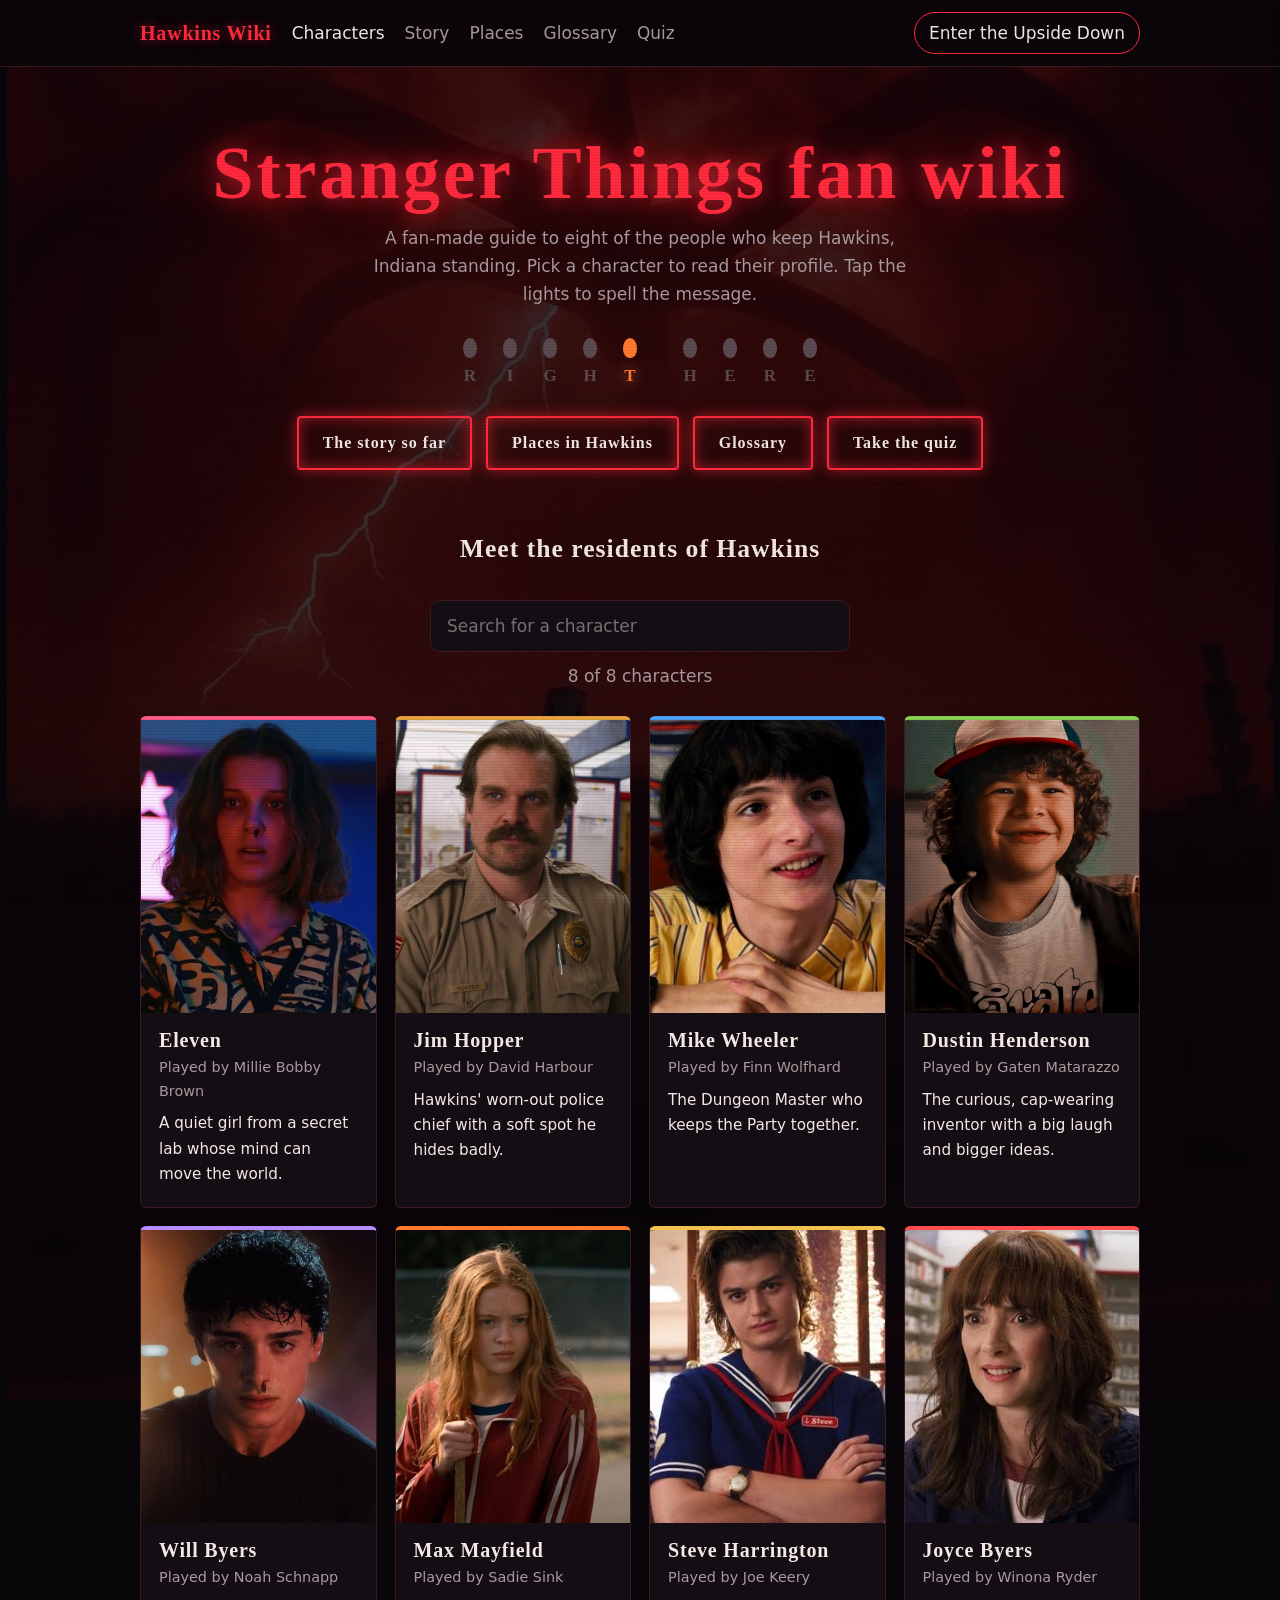
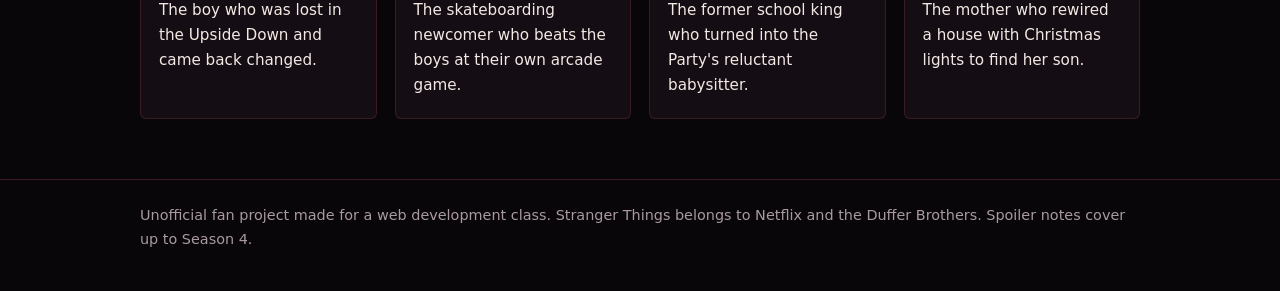
<file: index.html>
<!DOCTYPE html>

<html lang="en">

<head>
    <meta charset="UTF-8">
    <meta name="viewport" content="width=device-width, initial-scale=1">
    <title>Stranger Things: Characters</title>
    <meta name="description" content="An unofficial fan wiki for Stranger Things: character profiles, story, places, glossary and a trivia quiz.">

    <link rel="icon" href="data:image/svg+xml,%3Csvg xmlns=%22http://www.w3.org/2000/svg%22 viewBox=%220 0 32 32%22%3E%3Ccircle cx=%2216%22 cy=%2216%22 r=%2212%22 fill=%22%23ff2a3d%22/%3E%3C/svg%3E">
    <link rel="stylesheet" href="css/style.css">
</head>

<body>

    <a class="skip" href="#main">Skip to content</a>

    <nav class="site-nav">
        <div class="wrap">

            <a class="brand" href="index.html">Hawkins Wiki</a>
            <a class="link" href="index.html" aria-current="page">Characters</a>
            <a class="link" href="story.html">Story</a>
            <a class="link" href="places.html">Places</a>
            <a class="link" href="glossary.html">Glossary</a>
            <a class="link" href="quiz.html">Quiz</a>

            <span class="spacer"></span>

            <button class="toggle" id="upsideToggle" type="button" aria-pressed="false">Enter the Upside Down</button>

        </div>
    </nav>

    <header class="hero wrap">

        <h1>Stranger Things fan wiki</h1>

        <p>A fan-made guide to eight of the people who keep Hawkins, Indiana standing. Pick a character to read their profile. Tap the lights to spell the message.</p>

        <div class="bulbs" id="bulbs" aria-label="Christmas lights spelling RIGHT HERE"></div>

        <div class="btn-row">
            <a class="btn" href="story.html">The story so far</a>
            <a class="btn" href="places.html">Places in Hawkins</a>
            <a class="btn" href="glossary.html">Glossary</a>
            <a class="btn" href="quiz.html">Take the quiz</a>
        </div>

    </header>

    <main class="wrap" id="main">

        <h2 class="section-title">Meet the residents of Hawkins</h2>

        <label for="search" class="sr-only">Search characters</label>

        <input class="search" id="search" type="search" placeholder="Search for a character" autocomplete="off">

        <p class="count" id="count" aria-live="polite">8 of 8 characters</p>

        <ul class="grid">

            <li data-name="Eleven">
                <a class="card" href="characters/eleven.html" style="--accent:#ff5a8a">

                    <div class="portrait">
                        <span class="ini" aria-hidden="true">11</span>
                        <img src="assets/characters/eleven.jpg" alt="Eleven" onerror="this.remove()">
                    </div>

                    <div class="info">
                        <h2>Eleven</h2>
                        <p class="by">Played by Millie Bobby Brown</p>
                        <p class="tag">A quiet girl from a secret lab whose mind can move the world.</p>
                    </div>

                </a>
            </li>

            <li data-name="Jim Hopper">
                <a class="card" href="characters/jim-hopper.html" style="--accent:#e8a33d">

                    <div class="portrait">
                        <span class="ini" aria-hidden="true">JH</span>
                        <img src="assets/characters/jim-hopper.jpg" alt="Jim Hopper" onerror="this.remove()">
                    </div>

                    <div class="info">
                        <h2>Jim Hopper</h2>
                        <p class="by">Played by David Harbour</p>
                        <p class="tag">Hawkins&#x27; worn-out police chief with a soft spot he hides badly.</p>
                    </div>

                </a>
            </li>

            <li data-name="Mike Wheeler">
                <a class="card" href="characters/mike.html" style="--accent:#4da3ff">

                    <div class="portrait">
                        <span class="ini" aria-hidden="true">MW</span>
                        <img src="assets/characters/mike.jpg" alt="Mike Wheeler" onerror="this.remove()">
                    </div>

                    <div class="info">
                        <h2>Mike Wheeler</h2>
                        <p class="by">Played by Finn Wolfhard</p>
                        <p class="tag">The Dungeon Master who keeps the Party together.</p>
                    </div>

                </a>
            </li>

            <li data-name="Dustin Henderson">
                <a class="card" href="characters/dustin.html" style="--accent:#8bd450">

                    <div class="portrait">
                        <span class="ini" aria-hidden="true">DH</span>
                        <img src="assets/characters/dustin.jpg" alt="Dustin Henderson" onerror="this.remove()">
                    </div>

                    <div class="info">
                        <h2>Dustin Henderson</h2>
                        <p class="by">Played by Gaten Matarazzo</p>
                        <p class="tag">The curious, cap-wearing inventor with a big laugh and bigger ideas.</p>
                    </div>

                </a>
            </li>

            <li data-name="Will Byers">
                <a class="card" href="characters/will.html" style="--accent:#b68cff">

                    <div class="portrait">
                        <span class="ini" aria-hidden="true">WB</span>
                        <img src="assets/characters/will.jpg" alt="Will Byers" onerror="this.remove()">
                    </div>

                    <div class="info">
                        <h2>Will Byers</h2>
                        <p class="by">Played by Noah Schnapp</p>
                        <p class="tag">The boy who was lost in the Upside Down and came back changed.</p>
                    </div>

                </a>
            </li>

            <li data-name="Max Mayfield">
                <a class="card" href="characters/max.html" style="--accent:#ff7a2f">

                    <div class="portrait">
                        <span class="ini" aria-hidden="true">MM</span>
                        <img src="assets/characters/max.jpg" alt="Max Mayfield" onerror="this.remove()">
                    </div>

                    <div class="info">
                        <h2>Max Mayfield</h2>
                        <p class="by">Played by Sadie Sink</p>
                        <p class="tag">The skateboarding newcomer who beats the boys at their own arcade game.</p>
                    </div>

                </a>
            </li>

            <li data-name="Steve Harrington">
                <a class="card" href="characters/steve.html" style="--accent:#f2c14e">

                    <div class="portrait">
                        <span class="ini" aria-hidden="true">SH</span>
                        <img src="assets/characters/steve.jpg" alt="Steve Harrington" onerror="this.remove()">
                    </div>

                    <div class="info">
                        <h2>Steve Harrington</h2>
                        <p class="by">Played by Joe Keery</p>
                        <p class="tag">The former school king who turned into the Party&#x27;s reluctant babysitter.</p>
                    </div>

                </a>
            </li>

            <li data-name="Joyce Byers">
                <a class="card" href="characters/joyce.html" style="--accent:#ff4d4d">

                    <div class="portrait">
                        <span class="ini" aria-hidden="true">JB</span>
                        <img src="assets/characters/joyce.jpg" alt="Joyce Byers" onerror="this.remove()">
                    </div>

                    <div class="info">
                        <h2>Joyce Byers</h2>
                        <p class="by">Played by Winona Ryder</p>
                        <p class="tag">The mother who rewired a house with Christmas lights to find her son.</p>
                    </div>

                </a>
            </li>

        </ul>

    </main>

    <footer>
        <div class="wrap">
            Unofficial fan project made for a web development class. Stranger Things belongs to Netflix and the Duffer Brothers. Spoiler notes cover up to Season 4.
        </div>
    </footer>

    <script src="js/main.js"></script>

</body>

</html>
</file>
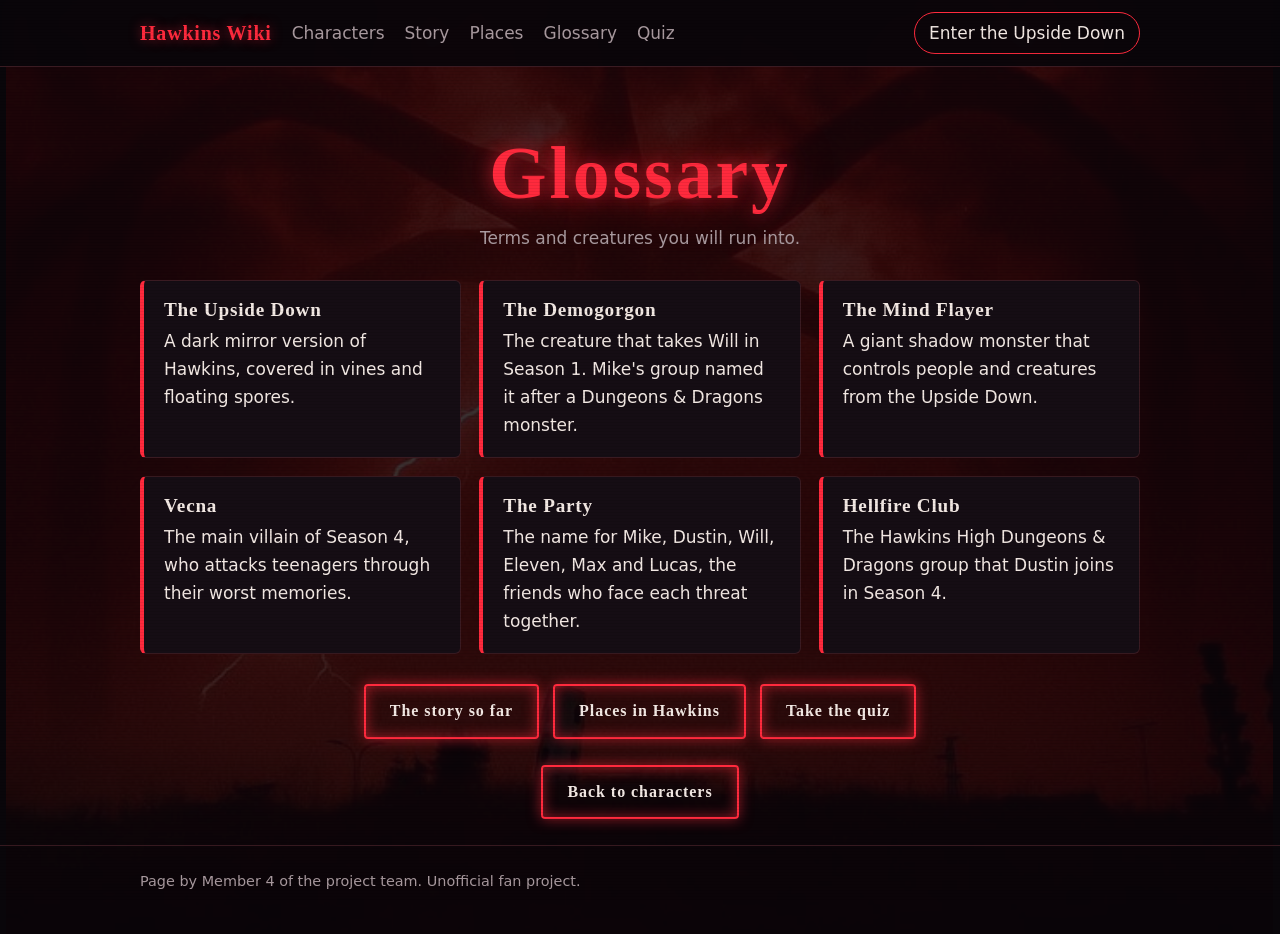
<file: glossary.html>
<!DOCTYPE html>
<html lang="en">

	<head>
		<meta charset="UTF-8">
		<meta name="viewport" content="width=device-width, initial-scale=1">
		<title>Glossary | Stranger Things fan wiki</title>
		<meta name="description" content="An unofficial fan wiki for Stranger Things: character profiles, story, places, glossary and a trivia quiz.">
		<link rel="icon" href="data:image/svg+xml,%3Csvg xmlns=%22http://www.w3.org/2000/svg%22 viewBox=%220 0 32 32%22%3E%3Ccircle cx=%2216%22 cy=%2216%22 r=%2212%22 fill=%22%23ff2a3d%22/%3E%3C/svg%3E">
		<link rel="stylesheet" href="css/style.css">
	</head>

	<body>
		<a class="skip" href="#main">Skip to content</a>

		<nav class="site-nav">
			<div class="wrap">
				<a class="brand" href="index.html">Hawkins Wiki</a>
				<a class="link" href="index.html">Characters</a>
				<a class="link" href="story.html">Story</a>
				<a class="link" href="places.html">Places</a>
				<a class="link" href="glossary.html">Glossary</a>
				<a class="link" href="quiz.html">Quiz</a>
				<span class="spacer"></span>
				<button class="toggle" id="upsideToggle" type="button" aria-pressed="false">Enter the Upside Down</button>
			</div>
		</nav>

		<header class="hero wrap">
			<h1>Glossary</h1>
			<p>Terms and creatures you will run into.</p>
		</header>

		<main class="wrap" id="main">

			<div class="tiles">
				<section class="tile">
					<h2>The Upside Down</h2>
					<p>A dark mirror version of Hawkins, covered in vines and floating spores.</p>
				</section>
				<section class="tile">
					<h2>The Demogorgon</h2>
					<p>The creature that takes Will in Season 1. Mike's group named it after a Dungeons & Dragons monster.</p>
				</section>
				<section class="tile">
					<h2>The Mind Flayer</h2>
					<p>A giant shadow monster that controls people and creatures from the Upside Down.</p>
				</section>
				<section class="tile">
					<h2>Vecna</h2>
					<p>The main villain of Season 4, who attacks teenagers through their worst memories.</p>
				</section>
				<section class="tile">
					<h2>The Party</h2>
					<p>The name for Mike, Dustin, Will, Eleven, Max and Lucas, the friends who face each threat together.</p>
				</section>
				<section class="tile">
					<h2>Hellfire Club</h2>
					<p>The Hawkins High Dungeons & Dragons group that Dustin joins in Season 4.</p>
				</section>
			</div>

			<div class="btn-row">
				<a class="btn" href="story.html">The story so far</a>
				<a class="btn" href="places.html">Places in Hawkins</a>
				<a class="btn" href="quiz.html">Take the quiz</a>
			</div>

			<div class="btn-row">
				<a class="btn" href="index.html">Back to characters</a>
			</div>
		</main>

		<footer>
			<div class="wrap">Page by Member 4 of the project team. Unofficial fan project.</div>
		</footer>
		<script src="js/main.js"></script>

	</body>
</html>
</file>
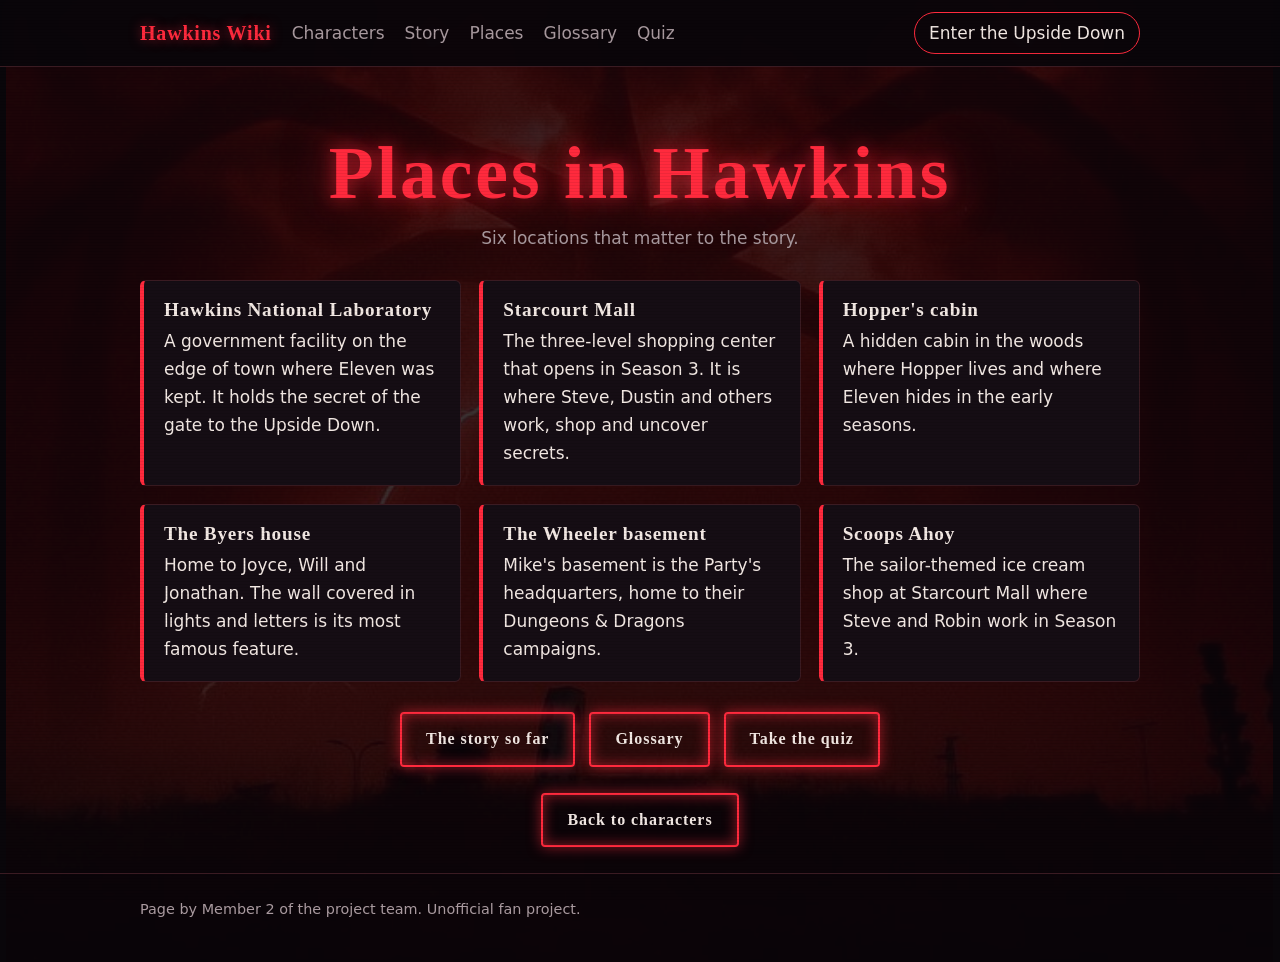
<file: places.html>
<!DOCTYPE html>
<html lang="en">
<head>
<meta charset="UTF-8">
<meta name="viewport" content="width=device-width, initial-scale=1">
<title>Places in Hawkins | Stranger Things fan wiki</title>
<meta name="description" content="An unofficial fan wiki for Stranger Things: character profiles, story, places, glossary and a trivia quiz.">
<link rel="icon" href="data:image/svg+xml,%3Csvg xmlns=%22http://www.w3.org/2000/svg%22 viewBox=%220 0 32 32%22%3E%3Ccircle cx=%2216%22 cy=%2216%22 r=%2212%22 fill=%22%23ff2a3d%22/%3E%3C/svg%3E">
<link rel="stylesheet" href="css/style.css">
</head>
<body>
<a class="skip" href="#main">Skip to content</a>
<nav class="site-nav"><div class="wrap">
<a class="brand" href="index.html">Hawkins Wiki</a>
<a class="link" href="index.html">Characters</a>
<a class="link" href="story.html">Story</a>
<a class="link" href="places.html">Places</a>
<a class="link" href="glossary.html">Glossary</a>
<a class="link" href="quiz.html">Quiz</a>
<span class="spacer"></span>
<button class="toggle" id="upsideToggle" type="button" aria-pressed="false">Enter the Upside Down</button>
</div></nav>
<header class="hero wrap"><h1>Places in Hawkins</h1><p>Six locations that matter to the story.</p></header>
<main class="wrap" id="main">
<div class="tiles"><section class="tile"><h2>Hawkins National Laboratory</h2><p>A government facility on the edge of town where Eleven was kept. It holds the secret of the gate to the Upside Down.</p></section><section class="tile"><h2>Starcourt Mall</h2><p>The three-level shopping center that opens in Season 3. It is where Steve, Dustin and others work, shop and uncover secrets.</p></section><section class="tile"><h2>Hopper's cabin</h2><p>A hidden cabin in the woods where Hopper lives and where Eleven hides in the early seasons.</p></section><section class="tile"><h2>The Byers house</h2><p>Home to Joyce, Will and Jonathan. The wall covered in lights and letters is its most famous feature.</p></section><section class="tile"><h2>The Wheeler basement</h2><p>Mike's basement is the Party's headquarters, home to their Dungeons & Dragons campaigns.</p></section><section class="tile"><h2>Scoops Ahoy</h2><p>The sailor-themed ice cream shop at Starcourt Mall where Steve and Robin work in Season 3.</p></section></div>
<div class="btn-row"><a class="btn" href="story.html">The story so far</a><a class="btn" href="glossary.html">Glossary</a><a class="btn" href="quiz.html">Take the quiz</a></div>
<div class="btn-row"><a class="btn" href="index.html">Back to characters</a></div>
</main>
<footer><div class="wrap">Page by Member 2 of the project team. Unofficial fan project.</div></footer>
<script src="js/main.js"></script>
</body>
</html>
</file>
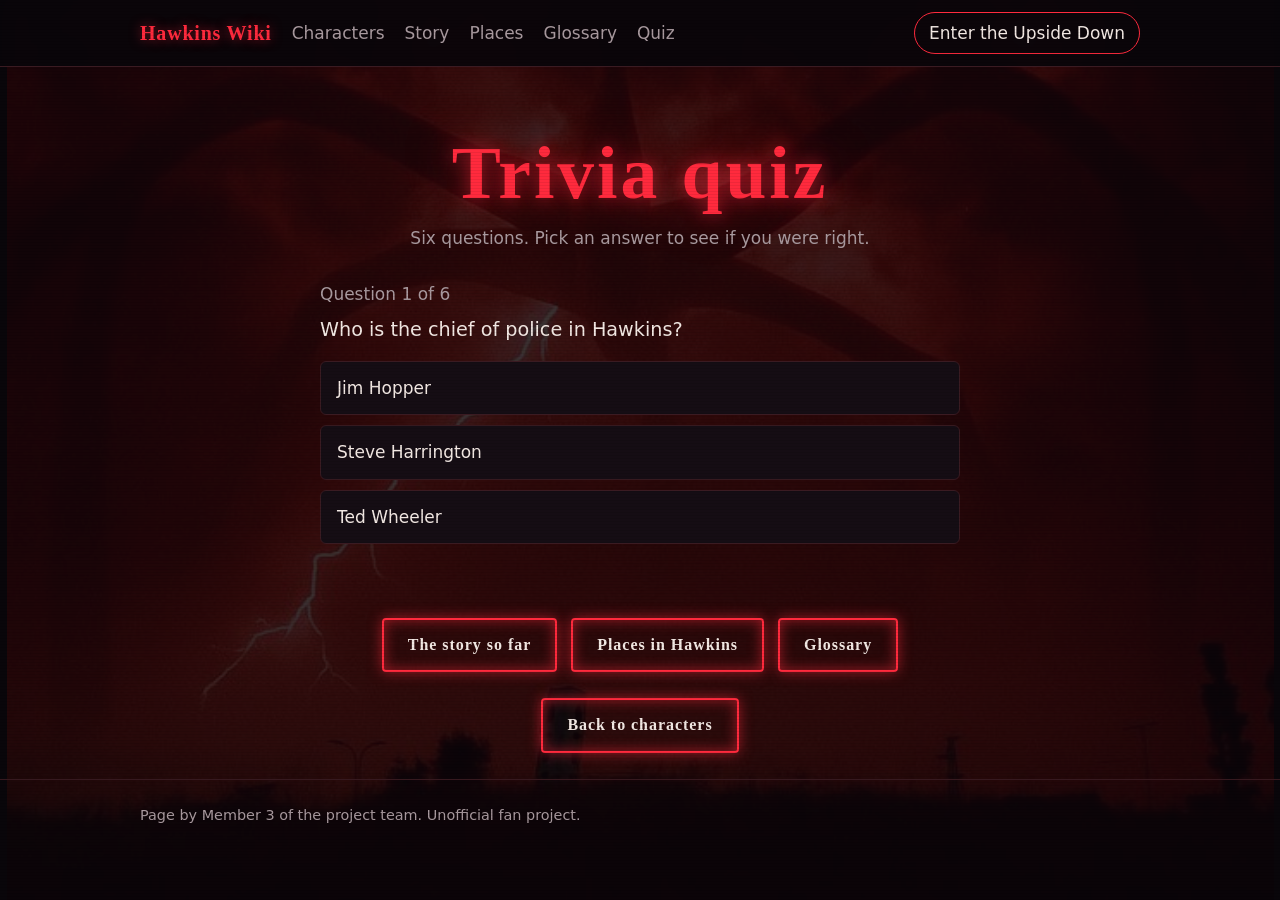
<file: quiz.html>
<!DOCTYPE html>
<html lang="en">

	<head>
		<meta charset="UTF-8">
		<meta name="viewport" content="width=device-width, initial-scale=1">
		<title>Trivia quiz | Stranger Things fan wiki</title>
		<meta name="description" content="An unofficial fan wiki for Stranger Things: character profiles, story, places, glossary and a trivia quiz.">
		<link rel="icon" href="data:image/svg+xml,%3Csvg xmlns=%22http://www.w3.org/2000/svg%22 viewBox=%220 0 32 32%22%3E%3Ccircle cx=%2216%22 cy=%2216%22 r=%2212%22 fill=%22%23ff2a3d%22/%3E%3C/svg%3E">
		<link rel="stylesheet" href="css/style.css">
	</head>

	<body>

		<a class="skip" href="#main">Skip to content</a>

		<nav class="site-nav">
			<div class="wrap">
				<a class="brand" href="index.html">Hawkins Wiki</a>
				<a class="link" href="index.html">Characters</a>
				<a class="link" href="story.html">Story</a>
				<a class="link" href="places.html">Places</a>
				<a class="link" href="glossary.html">Glossary</a>
				<a class="link" href="quiz.html">Quiz</a>
				<span class="spacer"></span>
				<button class="toggle" id="upsideToggle" type="button" aria-pressed="false">Enter the Upside Down</button>
			</div>
		</nav>

		<header class="hero wrap">
			<h1>Trivia quiz</h1>
			<p>Six questions. Pick an answer to see if you were right.</p>
		</header>

		<main class="wrap" id="main">

			<div class="quiz" id="quiz"></div>

			<script src="js/quiz.js"></script>

			<div class="btn-row">
				<a class="btn" href="story.html">The story so far</a>
				<a class="btn" href="places.html">Places in Hawkins</a>
				<a class="btn" href="glossary.html">Glossary</a>
			</div>

			<div class="btn-row">
				<a class="btn" href="index.html">Back to characters</a>
			</div>

		</main>

		<footer>
			<div class="wrap">Page by Member 3 of the project team. Unofficial fan project.</div>
		</footer>

		<script src="js/main.js"></script>

	</body>

</html>
</file>
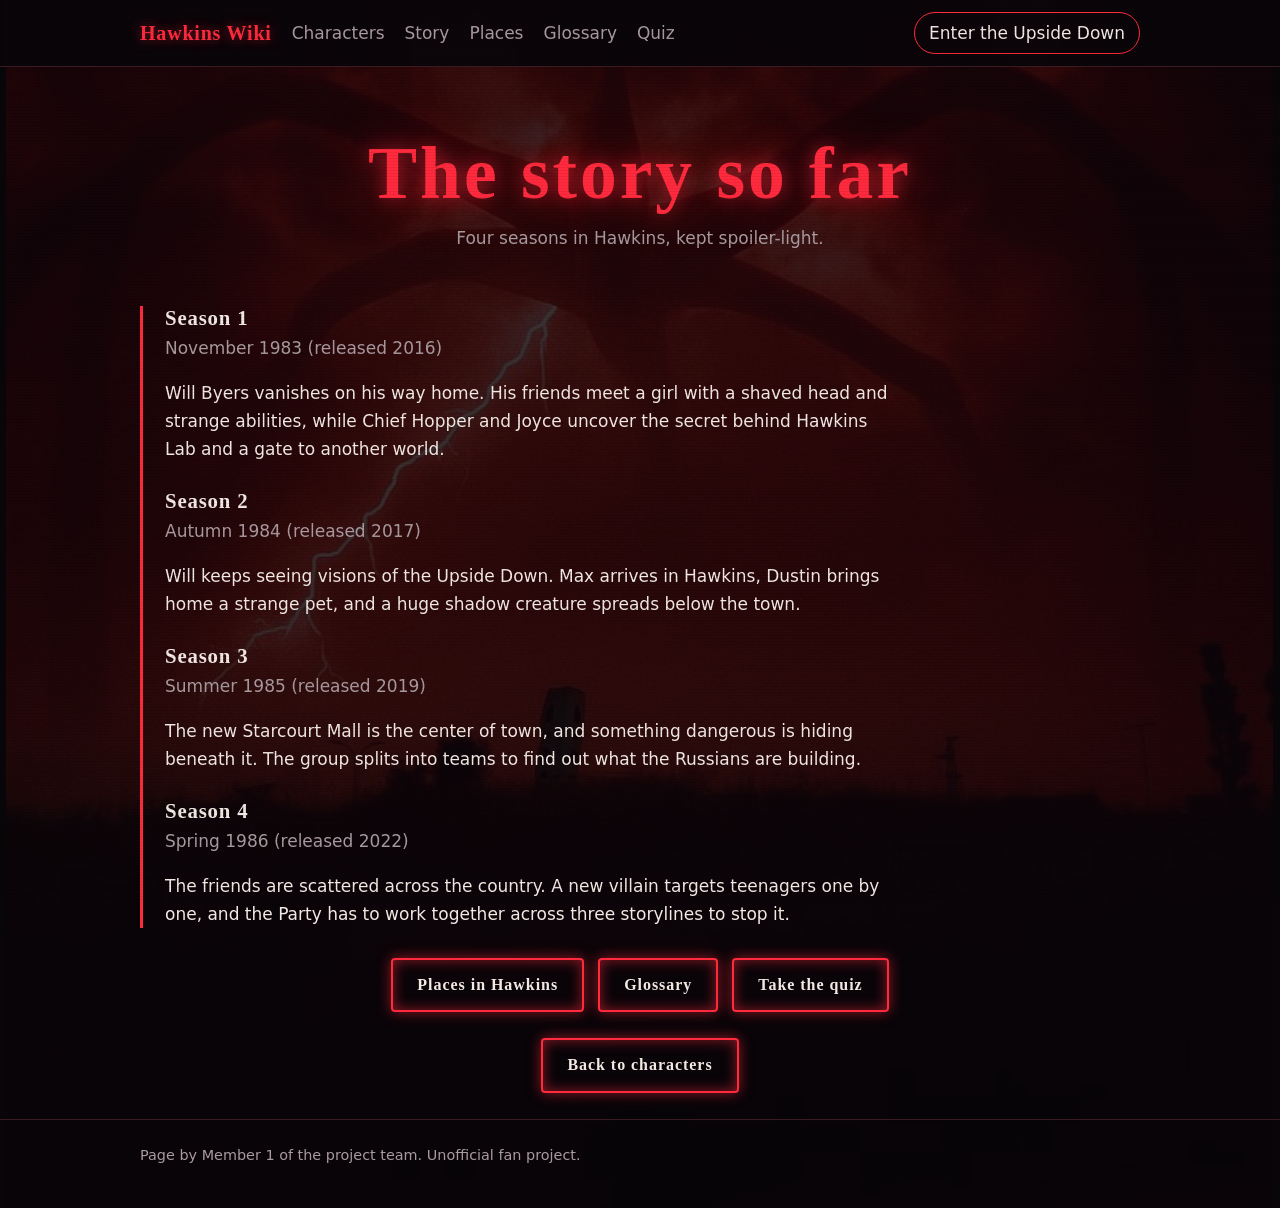
<file: story.html>
<!DOCTYPE html>

<html lang="en">

<head>
    <meta charset="UTF-8">
    <meta name="viewport" content="width=device-width, initial-scale=1">
    <title>The story so far | Stranger Things fan wiki</title>
    <meta name="description" content="An unofficial fan wiki for Stranger Things: character profiles, story, places, glossary and a trivia quiz.">

    <link rel="icon" href="data:image/svg+xml,%3Csvg xmlns=%22http://www.w3.org/2000/svg%22 viewBox=%220 0 32 32%22%3E%3Ccircle cx=%2216%22 cy=%2216%22 r=%2212%22 fill=%22%23ff2a3d%22/%3E%3C/svg%3E">
    <link rel="stylesheet" href="css/style.css">
</head>

<body>

    <a class="skip" href="#main">Skip to content</a>

    <nav class="site-nav">
        <div class="wrap">

            <a class="brand" href="index.html">Hawkins Wiki</a>
            <a class="link" href="index.html">Characters</a>
            <a class="link" href="story.html">Story</a>
            <a class="link" href="places.html">Places</a>
            <a class="link" href="glossary.html">Glossary</a>
            <a class="link" href="quiz.html">Quiz</a>

            <span class="spacer"></span>

            <button class="toggle" id="upsideToggle" type="button" aria-pressed="false">Enter the Upside Down</button>

        </div>
    </nav>

    <header class="hero wrap">

        <h1>The story so far</h1>

        <p>Four seasons in Hawkins, kept spoiler-light.</p>

    </header>

    <main class="wrap" id="main">

        <div class="timeline">

            <h2>Season 1</h2>
            <p class="when">November 1983 (released 2016)</p>
            <p>Will Byers vanishes on his way home. His friends meet a girl with a shaved head and strange abilities, while Chief Hopper and Joyce uncover the secret behind Hawkins Lab and a gate to another world.</p>

            <h2>Season 2</h2>
            <p class="when">Autumn 1984 (released 2017)</p>
            <p>Will keeps seeing visions of the Upside Down. Max arrives in Hawkins, Dustin brings home a strange pet, and a huge shadow creature spreads below the town.</p>

            <h2>Season 3</h2>
            <p class="when">Summer 1985 (released 2019)</p>
            <p>The new Starcourt Mall is the center of town, and something dangerous is hiding beneath it. The group splits into teams to find out what the Russians are building.</p>

            <h2>Season 4</h2>
            <p class="when">Spring 1986 (released 2022)</p>
            <p>The friends are scattered across the country. A new villain targets teenagers one by one, and the Party has to work together across three storylines to stop it.</p>

        </div>

        <div class="btn-row">
            <a class="btn" href="places.html">Places in Hawkins</a>
            <a class="btn" href="glossary.html">Glossary</a>
            <a class="btn" href="quiz.html">Take the quiz</a>
        </div>

        <div class="btn-row">
            <a class="btn" href="index.html">Back to characters</a>
        </div>

    </main>

    <footer>
        <div class="wrap">
            Page by Member 1 of the project team. Unofficial fan project.
        </div>
    </footer>

    <script src="js/main.js"></script>

</body>

</html>
</file>
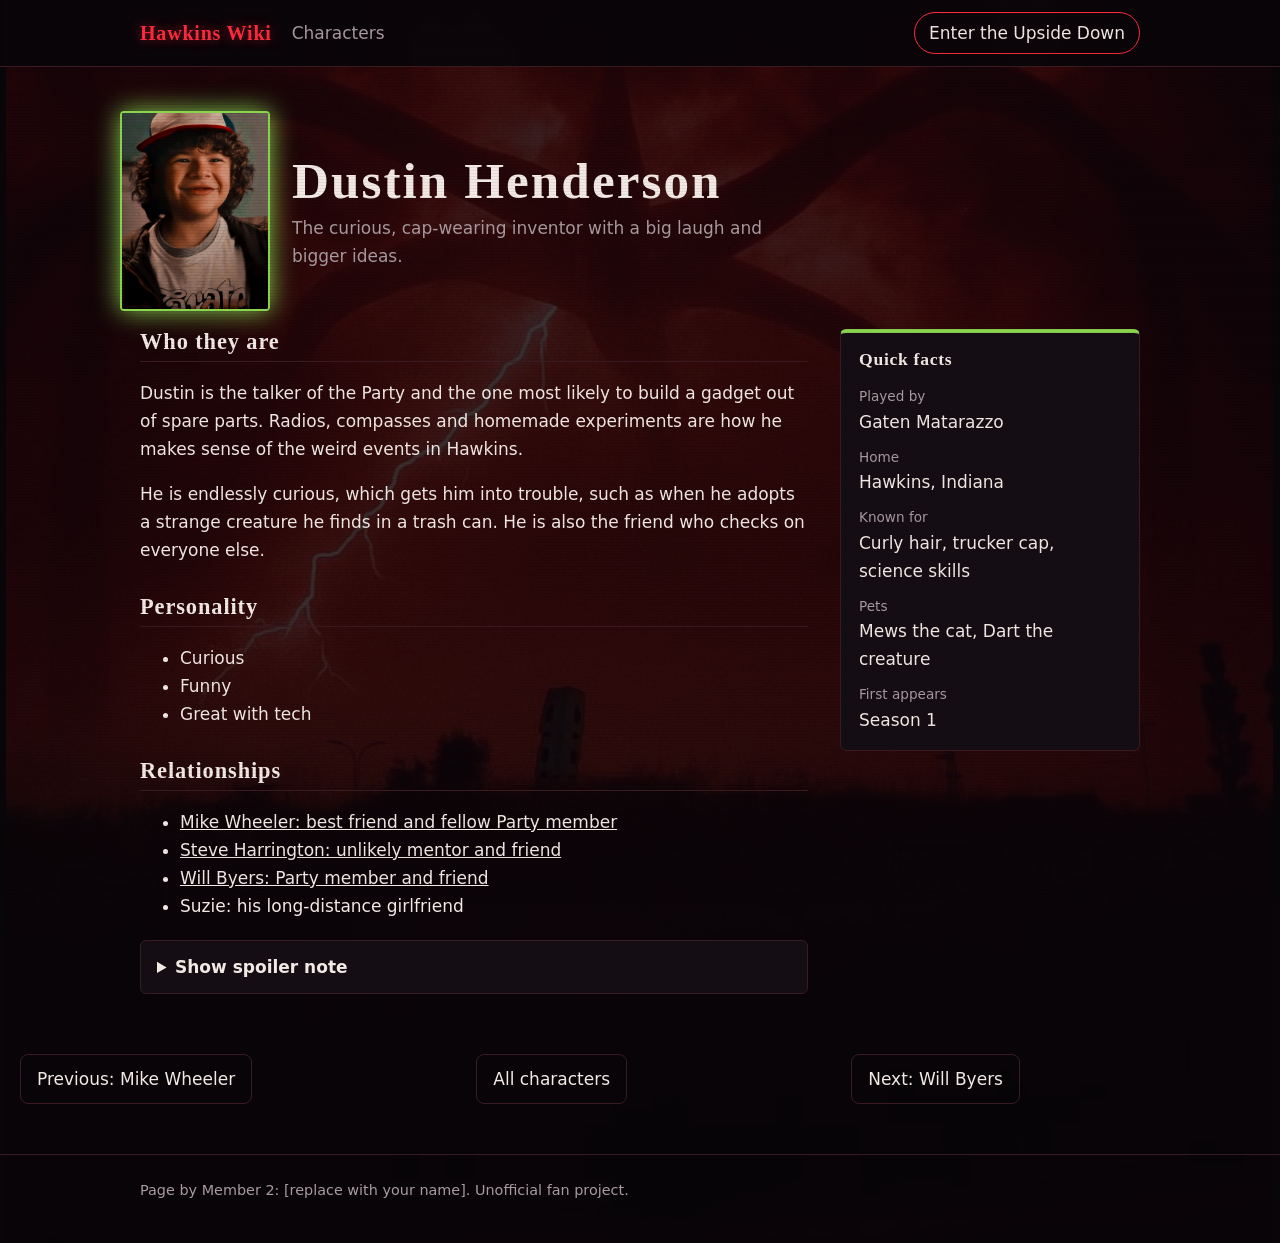
<file: characters/dustin.html>
<!DOCTYPE html>

<html lang="en">

<head>
  <meta charset="UTF-8">
  <meta name="viewport" content="width=device-width, initial-scale=1">
  <title>Dustin Henderson | Stranger Things fan wiki</title>
  <link rel="stylesheet" href="../css/style.css">
</head>

<body>

<nav class="site-nav"><div class="wrap">
<a class="brand" href="../index.html">Hawkins Wiki</a>
<a class="link" href="../index.html">Characters</a>
<span class="spacer"></span>
<button class="toggle" id="upsideToggle" type="button" aria-pressed="false">Enter the Upside Down</button>
</div></nav>
<div style="--accent:#8bd450">
<header class="wrap page-head">
  <div class="portrait">
    <img src="../assets/characters/dustin.jpg" alt="Dustin Henderson">
  </div>
  
  <div><h1>Dustin Henderson</h1><p>The curious, cap-wearing inventor with a big laugh and bigger ideas.</p></div>
</header>
<div class="wrap layout">
<main>
  <h2>Who they are</h2>
  <p>Dustin is the talker of the Party and the one most likely to build a gadget out of spare parts. Radios, compasses and homemade experiments are how he makes sense of the weird events in Hawkins.</p>
<p>He is endlessly curious, which gets him into trouble, such as when he adopts a strange creature he finds in a trash can. He is also the friend who checks on everyone else.</p>
  <h2>Personality</h2>
  <ul>
<li>Curious</li>
<li>Funny</li>
<li>Great with tech</li>
  </ul>
  <h2>Relationships</h2>
  <ul>
<li><a href="mike.html">Mike Wheeler: best friend and fellow Party member</a></li>
<li><a href="steve.html">Steve Harrington: unlikely mentor and friend</a></li>
<li><a href="will.html">Will Byers: Party member and friend</a></li>
<li>Suzie: his long-distance girlfriend</li>
  </ul>
  <details><summary>Show spoiler note</summary><p>In Season 4 he joins the Hellfire Club and forms a friendship with its leader, Eddie.</p></details>
</main>
<aside class="infobox"><h2>Quick facts</h2><dl>
<dt>Played by</dt><dd>Gaten Matarazzo</dd>
<dt>Home</dt><dd>Hawkins, Indiana</dd>
<dt>Known for</dt><dd>Curly hair, trucker cap, science skills</dd>
<dt>Pets</dt><dd>Mews the cat, Dart the creature</dd>
<dt>First appears</dt><dd>Season 1</dd>
</dl></aside>
</div>
<nav class="wrap pager" aria-label="Character navigation">
  <a href="mike.html">Previous: Mike Wheeler</a>
  <a href="../index.html">All characters</a>
  <a href="will.html">Next: Will Byers</a>
</nav>
</div>

<footer><div class="wrap">Page by Member 2: [replace with your name]. Unofficial fan project.</div></footer>
<script src="../js/main.js"></script>

</body>

</html>
</file>
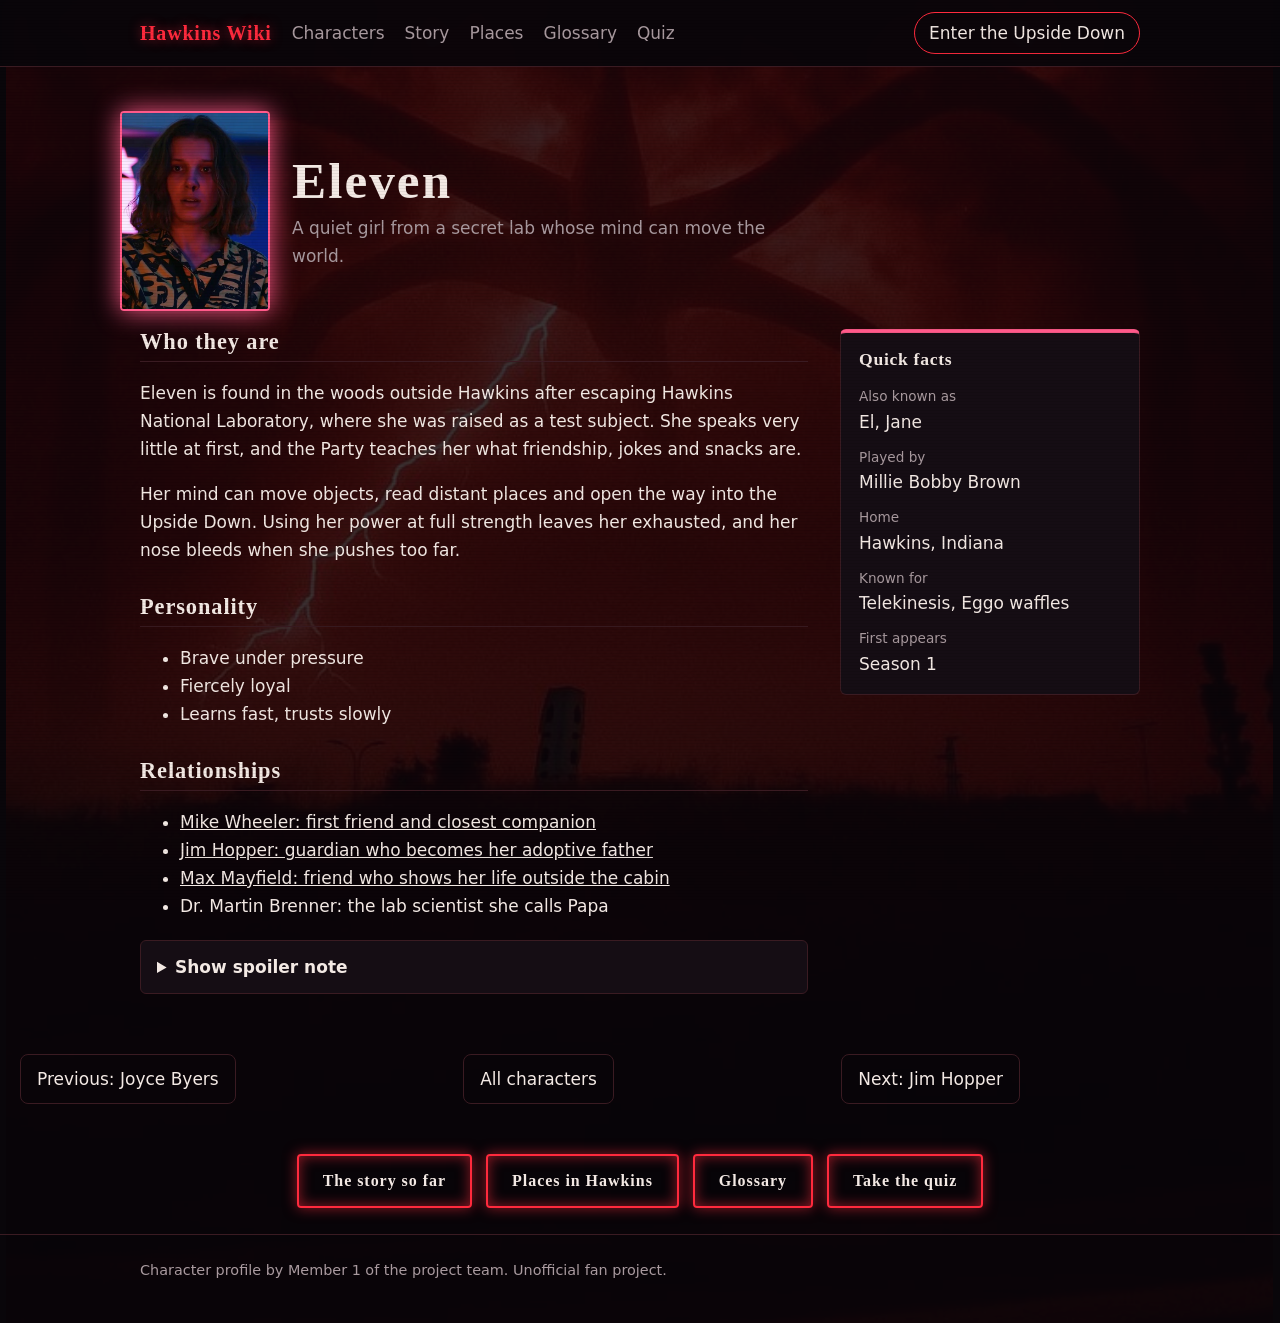
<file: characters/eleven.html>
<!DOCTYPE html>

<html lang="en">

<head>
    <meta charset="UTF-8">
    <meta name="viewport" content="width=device-width, initial-scale=1">
    <title>Eleven | Stranger Things fan wiki</title>
    <meta name="description" content="An unofficial fan wiki for Stranger Things: character profiles, story, places, glossary and a trivia quiz.">

    <link rel="icon" href="data:image/svg+xml,%3Csvg xmlns=%22http://www.w3.org/2000/svg%22 viewBox=%220 0 32 32%22%3E%3Ccircle cx=%2216%22 cy=%2216%22 r=%2212%22 fill=%22%23ff2a3d%22/%3E%3C/svg%3E">
    <link rel="stylesheet" href="../css/style.css">
</head>

<body>

    <a class="skip" href="#main">Skip to content</a>

    <nav class="site-nav">
        <div class="wrap">

            <a class="brand" href="../index.html">Hawkins Wiki</a>
            <a class="link" href="../index.html">Characters</a>
            <a class="link" href="../story.html">Story</a>
            <a class="link" href="../places.html">Places</a>
            <a class="link" href="../glossary.html">Glossary</a>
            <a class="link" href="../quiz.html">Quiz</a>

            <span class="spacer"></span>

            <button class="toggle" id="upsideToggle" type="button" aria-pressed="false">Enter the Upside Down</button>

        </div>
    </nav>

    <div style="--accent:#ff5a8a">

        <header class="wrap page-head">

            <div class="portrait">
                <span class="ini" aria-hidden="true">11</span>
                <img src="../assets/characters/eleven.jpg" alt="Eleven" onerror="this.remove()">
            </div>

            <div>
                <h1>Eleven</h1>
                <p>A quiet girl from a secret lab whose mind can move the world.</p>
            </div>

        </header>

        <div class="wrap layout">

            <main id="main">

                <h2>Who they are</h2>

                <p>Eleven is found in the woods outside Hawkins after escaping Hawkins National Laboratory, where she was raised as a test subject. She speaks very little at first, and the Party teaches her what friendship, jokes and snacks are.</p>

                <p>Her mind can move objects, read distant places and open the way into the Upside Down. Using her power at full strength leaves her exhausted, and her nose bleeds when she pushes too far.</p>

                <h2>Personality</h2>

                <ul>
                    <li>Brave under pressure</li>
                    <li>Fiercely loyal</li>
                    <li>Learns fast, trusts slowly</li>
                </ul>

                <h2>Relationships</h2>

                <ul>
                    <li><a href="mike.html">Mike Wheeler: first friend and closest companion</a></li>
                    <li><a href="jim-hopper.html">Jim Hopper: guardian who becomes her adoptive father</a></li>
                    <li><a href="max.html">Max Mayfield: friend who shows her life outside the cabin</a></li>
                    <li>Dr. Martin Brenner: the lab scientist she calls Papa</li>
                </ul>

                <details>
                    <summary>Show spoiler note</summary>
                    <p>Season 4 takes her powers away for a long stretch, and she has to face the memories of the lab to get them back.</p>
                </details>

            </main>

            <aside class="infobox">

                <h2>Quick facts</h2>

                <dl>
                    <dt>Also known as</dt>
                    <dd>El, Jane</dd>

                    <dt>Played by</dt>
                    <dd>Millie Bobby Brown</dd>

                    <dt>Home</dt>
                    <dd>Hawkins, Indiana</dd>

                    <dt>Known for</dt>
                    <dd>Telekinesis, Eggo waffles</dd>

                    <dt>First appears</dt>
                    <dd>Season 1</dd>
                </dl>

            </aside>

        </div>

        <nav class="wrap pager" aria-label="Character navigation">

            <a href="joyce.html">Previous: Joyce Byers</a>
            <a href="../index.html">All characters</a>
            <a href="jim-hopper.html">Next: Jim Hopper</a>

        </nav>

        <div class="btn-row">

            <a class="btn" href="../story.html">The story so far</a>
            <a class="btn" href="../places.html">Places in Hawkins</a>
            <a class="btn" href="../glossary.html">Glossary</a>
            <a class="btn" href="../quiz.html">Take the quiz</a>

        </div>

    </div>

    <footer>
        <div class="wrap">
            Character profile by Member 1 of the project team. Unofficial fan project.
        </div>
    </footer>

    <script src="../js/main.js"></script>

</body>

</html>
</file>
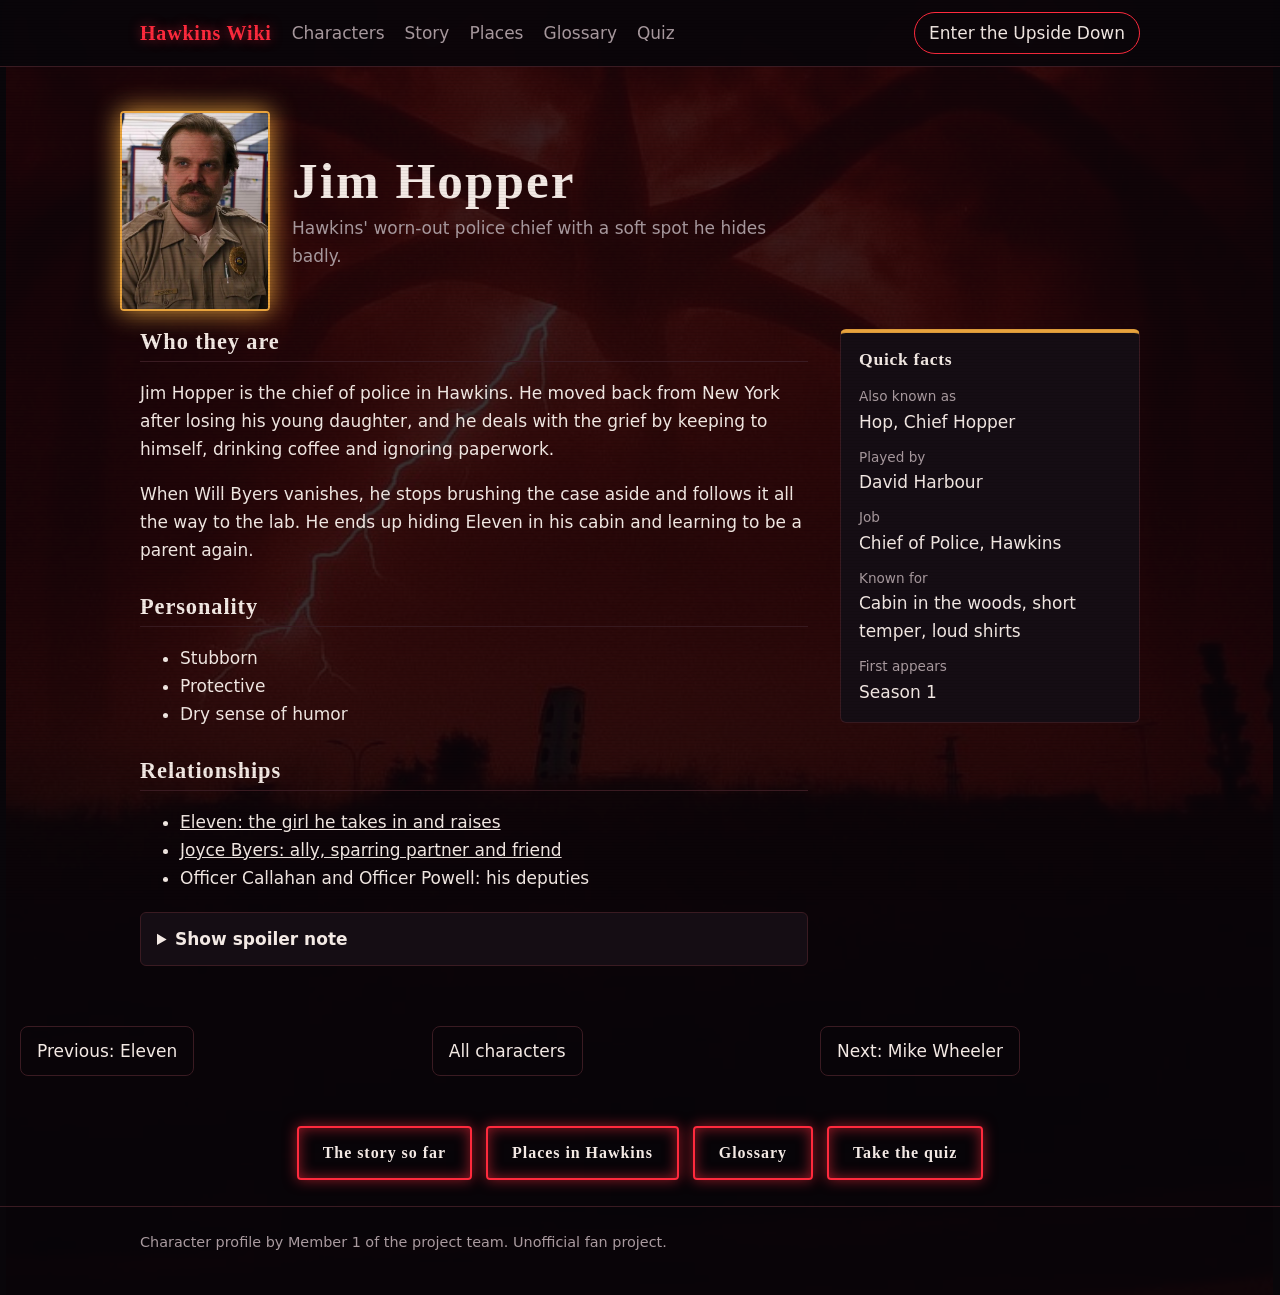
<file: characters/jim-hopper.html>
<!DOCTYPE html>

<html lang="en">

<head>
    <meta charset="UTF-8">
    <meta name="viewport" content="width=device-width, initial-scale=1">
    <title>Jim Hopper | Stranger Things fan wiki</title>
    <meta name="description" content="An unofficial fan wiki for Stranger Things: character profiles, story, places, glossary and a trivia quiz.">

    <link rel="icon" href="data:image/svg+xml,%3Csvg xmlns=%22http://www.w3.org/2000/svg%22 viewBox=%220 0 32 32%22%3E%3Ccircle cx=%2216%22 cy=%2216%22 r=%2212%22 fill=%22%23ff2a3d%22/%3E%3C/svg%3E">
    <link rel="stylesheet" href="../css/style.css">
</head>

<body>

    <a class="skip" href="#main">Skip to content</a>

    <nav class="site-nav">
        <div class="wrap">

            <a class="brand" href="../index.html">Hawkins Wiki</a>
            <a class="link" href="../index.html">Characters</a>
            <a class="link" href="../story.html">Story</a>
            <a class="link" href="../places.html">Places</a>
            <a class="link" href="../glossary.html">Glossary</a>
            <a class="link" href="../quiz.html">Quiz</a>

            <span class="spacer"></span>

            <button class="toggle" id="upsideToggle" type="button" aria-pressed="false">Enter the Upside Down</button>

        </div>
    </nav>

    <div style="--accent:#e8a33d">

        <header class="wrap page-head">

            <div class="portrait">
                <span class="ini" aria-hidden="true">JH</span>
                <img src="../assets/characters/jim-hopper.jpg" alt="Jim Hopper" onerror="this.remove()">
            </div>

            <div>
                <h1>Jim Hopper</h1>
                <p>Hawkins&#x27; worn-out police chief with a soft spot he hides badly.</p>
            </div>

        </header>

        <div class="wrap layout">

            <main id="main">

                <h2>Who they are</h2>

                <p>Jim Hopper is the chief of police in Hawkins. He moved back from New York after losing his young daughter, and he deals with the grief by keeping to himself, drinking coffee and ignoring paperwork.</p>

                <p>When Will Byers vanishes, he stops brushing the case aside and follows it all the way to the lab. He ends up hiding Eleven in his cabin and learning to be a parent again.</p>

                <h2>Personality</h2>

                <ul>
                    <li>Stubborn</li>
                    <li>Protective</li>
                    <li>Dry sense of humor</li>
                </ul>

                <h2>Relationships</h2>

                <ul>
                    <li><a href="eleven.html">Eleven: the girl he takes in and raises</a></li>
                    <li><a href="joyce.html">Joyce Byers: ally, sparring partner and friend</a></li>
                    <li>Officer Callahan and Officer Powell: his deputies</li>
                </ul>

                <details>
                    <summary>Show spoiler note</summary>
                    <p>At the end of Season 3 he is believed dead. Season 4 reveals what really happened to him.</p>
                </details>

            </main>

            <aside class="infobox">

                <h2>Quick facts</h2>

                <dl>
                    <dt>Also known as</dt>
                    <dd>Hop, Chief Hopper</dd>

                    <dt>Played by</dt>
                    <dd>David Harbour</dd>

                    <dt>Job</dt>
                    <dd>Chief of Police, Hawkins</dd>

                    <dt>Known for</dt>
                    <dd>Cabin in the woods, short temper, loud shirts</dd>

                    <dt>First appears</dt>
                    <dd>Season 1</dd>
                </dl>

            </aside>

        </div>

        <nav class="wrap pager" aria-label="Character navigation">

            <a href="eleven.html">Previous: Eleven</a>
            <a href="../index.html">All characters</a>
            <a href="mike.html">Next: Mike Wheeler</a>

        </nav>

        <div class="btn-row">

            <a class="btn" href="../story.html">The story so far</a>
            <a class="btn" href="../places.html">Places in Hawkins</a>
            <a class="btn" href="../glossary.html">Glossary</a>
            <a class="btn" href="../quiz.html">Take the quiz</a>

        </div>

    </div>

    <footer>
        <div class="wrap">
            Character profile by Member 1 of the project team. Unofficial fan project.
        </div>
    </footer>

    <script src="../js/main.js"></script>

</body>

</html>
</file>
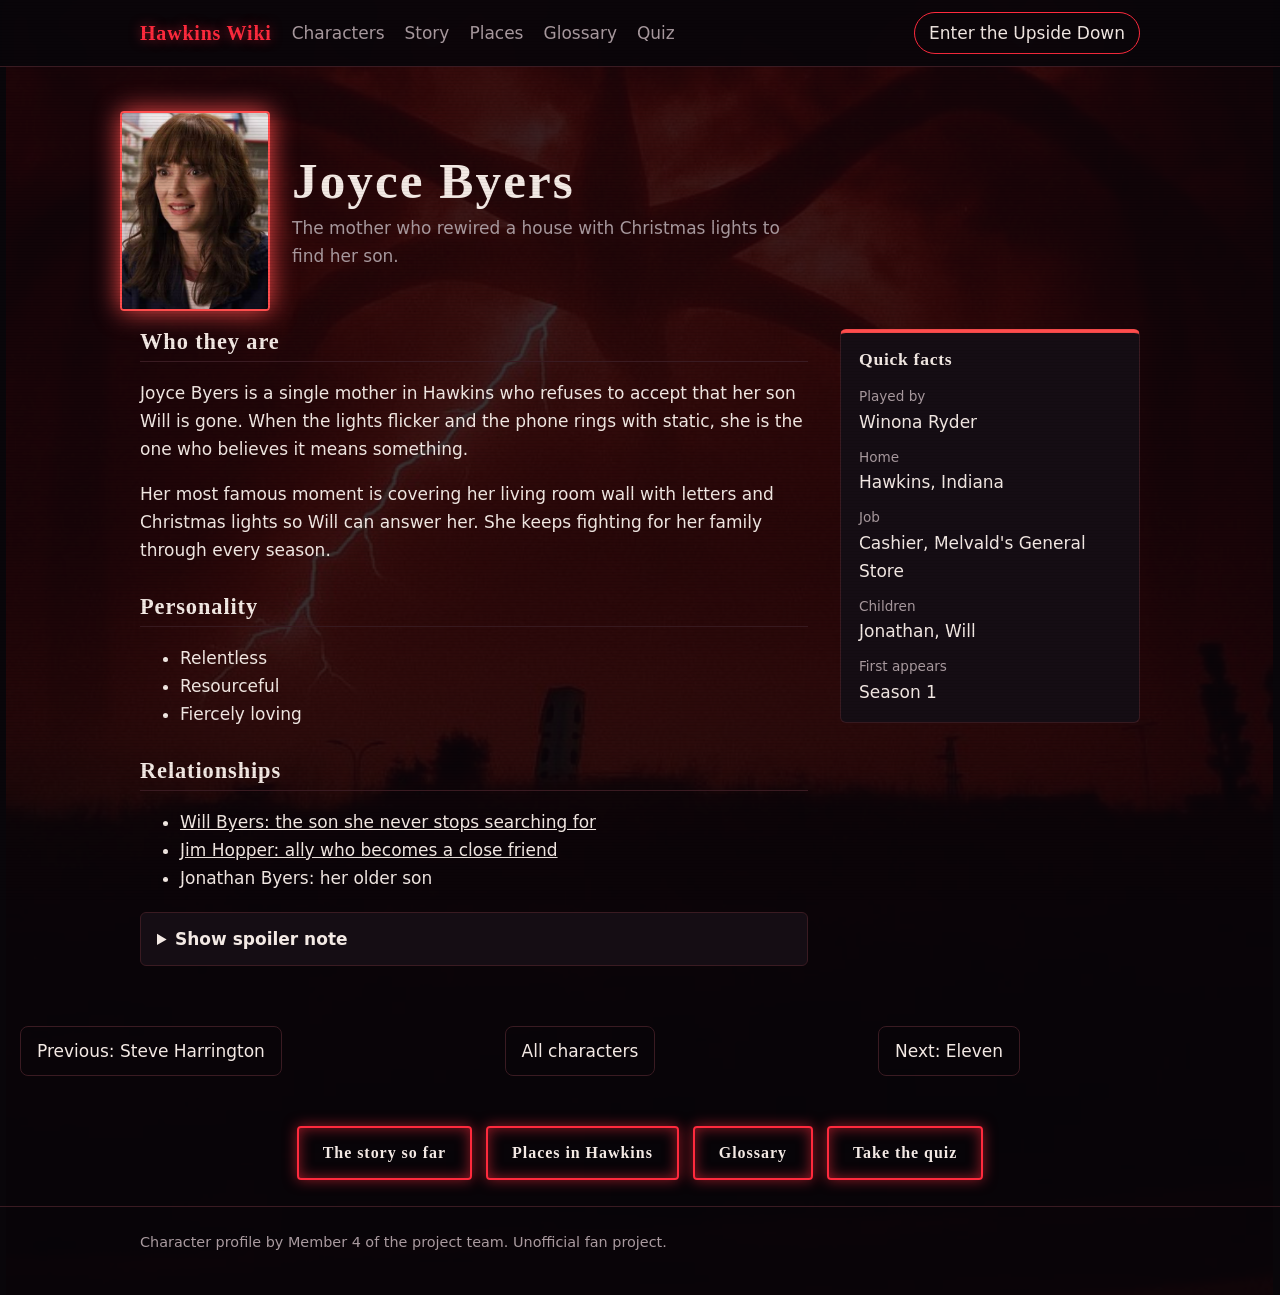
<file: characters/joyce.html>
<!DOCTYPE html>
<html lang="en">

	<head>
		<meta charset="UTF-8">
		<meta name="viewport" content="width=device-width, initial-scale=1">
		<title>Joyce Byers | Stranger Things fan wiki</title>
		<meta name="description" content="An unofficial fan wiki for Stranger Things: character profiles, story, places, glossary and a trivia quiz.">
		<link rel="icon" href="data:image/svg+xml,%3Csvg xmlns=%22http://www.w3.org/2000/svg%22 viewBox=%220 0 32 32%22%3E%3Ccircle cx=%2216%22 cy=%2216%22 r=%2212%22 fill=%22%23ff2a3d%22/%3E%3C/svg%3E">
		<link rel="stylesheet" href="../css/style.css">
	</head>

	<body>
		<a class="skip" href="#main">Skip to content</a>

		<nav class="site-nav">
			<div class="wrap">
				<a class="brand" href="../index.html">Hawkins Wiki</a>
				<a class="link" href="../index.html">Characters</a>
				<a class="link" href="../story.html">Story</a>
				<a class="link" href="../places.html">Places</a>
				<a class="link" href="../glossary.html">Glossary</a>
				<a class="link" href="../quiz.html">Quiz</a>
				<span class="spacer"></span>
				<button class="toggle" id="upsideToggle" type="button" aria-pressed="false">Enter the Upside Down</button>
			</div>
		</nav>

		<div style="--accent:#ff4d4d">

			<header class="wrap page-head">

				<div class="portrait">
					<span class="ini" aria-hidden="true">JB</span>
					<img src="../assets/characters/joyce.jpg" alt="Joyce Byers" onerror="this.remove()">
				</div>

				<div>
					<h1>Joyce Byers</h1>
					<p>The mother who rewired a house with Christmas lights to find her son.</p>
				</div>
			</header>

			<div class="wrap layout">

				<main id="main">
					<h2>Who they are</h2>
					<p>Joyce Byers is a single mother in Hawkins who refuses to accept that her son Will is gone. When the lights flicker and the phone rings with static, she is the one who believes it means something.</p>
					<p>Her most famous moment is covering her living room wall with letters and Christmas lights so Will can answer her. She keeps fighting for her family through every season.</p>
					<h2>Personality</h2>
					<ul>
						<li>Relentless</li>
						<li>Resourceful</li>
						<li>Fiercely loving</li>
					</ul>
					<h2>Relationships</h2>
					<ul>
						<li>
							<a href="will.html">Will Byers: the son she never stops searching for</a>
						</li>
						<li>
							<a href="jim-hopper.html">Jim Hopper: ally who becomes a close friend</a>
						</li>
						<li>Jonathan Byers: her older son</li>
					</ul>

					<details>
						<summary>Show spoiler note</summary>
						<p>In Season 3 she and Hopper investigate the Russian plot hidden under Starcourt Mall.</p>
					</details>
				</main>

				<aside class="infobox">
					<h2>Quick facts</h2>
					<dl>
						<dt>Played by</dt>
						<dd>Winona Ryder</dd>
						<dt>Home</dt>
						<dd>Hawkins, Indiana</dd>
						<dt>Job</dt>
						<dd>Cashier, Melvald&#x27;s General Store</dd>
						<dt>Children</dt>
						<dd>Jonathan, Will</dd>
						<dt>First appears</dt>
						<dd>Season 1</dd>
					</dl>
				</aside>
			</div>

			<nav class="wrap pager" aria-label="Character navigation">
				<a href="steve.html">Previous: Steve Harrington</a>
				<a href="../index.html">All characters</a>
				<a href="eleven.html">Next: Eleven</a>
			</nav>

			<div class="btn-row">
				<a class="btn" href="../story.html">The story so far</a>
				<a class="btn" href="../places.html">Places in Hawkins</a>
				<a class="btn" href="../glossary.html">Glossary</a>
				<a class="btn" href="../quiz.html">Take the quiz</a>
			</div>
		</div>

		<footer>
			<div class="wrap">Character profile by Member 4 of the project team. Unofficial fan project.</div>
		</footer>
		<script src="../js/main.js"></script>

	</body>
</html>
</file>
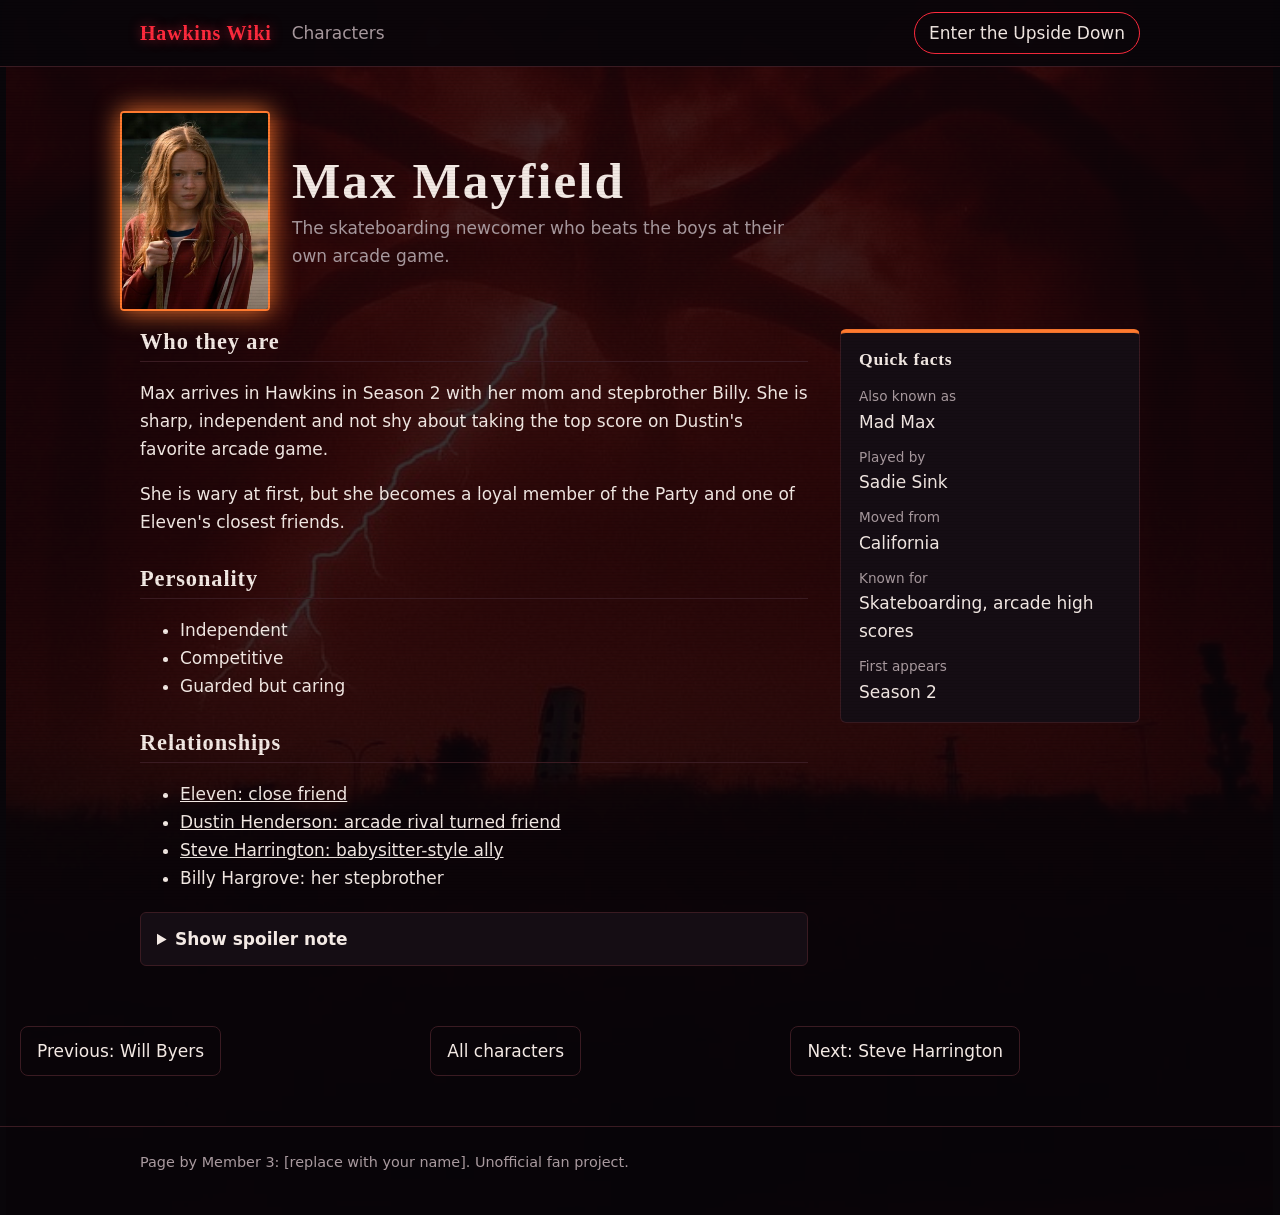
<file: characters/max.html>
<!DOCTYPE html>
<html lang="en">

	<head>
		<meta charset="UTF-8">
		<meta name="viewport" content="width=device-width, initial-scale=1">
		<title>Max Mayfield | Stranger Things Fan Wiki</title>
		<link rel="stylesheet" href="../css/style.css">
	</head>

	<body>

		<nav class="site-nav">
			<div class="wrap">
				<a class="brand" href="../index.html">Hawkins Wiki</a>
				<a class="link" href="../index.html">Characters</a>
				<span class="spacer"></span>
				<button class="toggle" id="upsideToggle" type="button" aria-pressed="false">Enter the Upside Down</button>
			</div>
		</nav>

		<div style="--accent:#ff7a2f">

			<header class="wrap page-head">
				<div class="portrait">
    			 <img src="../assets/characters/max.jpg" alt="Max Mayfield">
				</div>

				<div>
					<h1>Max Mayfield</h1>
					<p>The skateboarding newcomer who beats the boys at their own arcade game.</p>
				</div>
			</header>

			<div class="wrap layout">

				<main>

					<h2>Who they are</h2>

					<p>
						Max arrives in Hawkins in Season 2 with her mom and stepbrother Billy. She is sharp, independent and not shy about taking the top score on Dustin&#x27;s favorite arcade game.
					</p>

					<p>
						She is wary at first, but she becomes a loyal member of the Party and one of Eleven&#x27;s closest friends.
					</p>

					<h2>Personality</h2>

					<ul>
						<li>Independent</li>
						<li>Competitive</li>
						<li>Guarded but caring</li>
					</ul>

					<h2>Relationships</h2>

					<ul>
						<li><a href="eleven.html">Eleven: close friend</a></li>
						<li><a href="dustin.html">Dustin Henderson: arcade rival turned friend</a></li>
						<li><a href="steve.html">Steve Harrington: babysitter-style ally</a></li>
						<li>Billy Hargrove: her stepbrother</li>
					</ul>

					<details>
						<summary>Show spoiler note</summary>
						<p>In Season 4 she becomes Vecna&#x27;s target, and a favorite song helps her hold on.</p>
					</details>

				</main>

				<aside class="infobox">

					<h2>Quick facts</h2>

					<dl>
						<dt>Also known as</dt>
						<dd>Mad Max</dd>

						<dt>Played by</dt>
						<dd>Sadie Sink</dd>

						<dt>Moved from</dt>
						<dd>California</dd>

						<dt>Known for</dt>
						<dd>Skateboarding, arcade high scores</dd>

						<dt>First appears</dt>
						<dd>Season 2</dd>
					</dl>

				</aside>

			</div>

			<nav class="wrap pager" aria-label="Character navigation">
				<a href="will.html">Previous: Will Byers</a>
				<a href="../index.html">All characters</a>
				<a href="steve.html">Next: Steve Harrington</a>
			</nav>

		</div>

		<footer>
			<div class="wrap">Page by Member 3: [replace with your name]. Unofficial fan project.</div>
		</footer>

		<script src="../js/main.js"></script>

	</body>

</html>
</file>
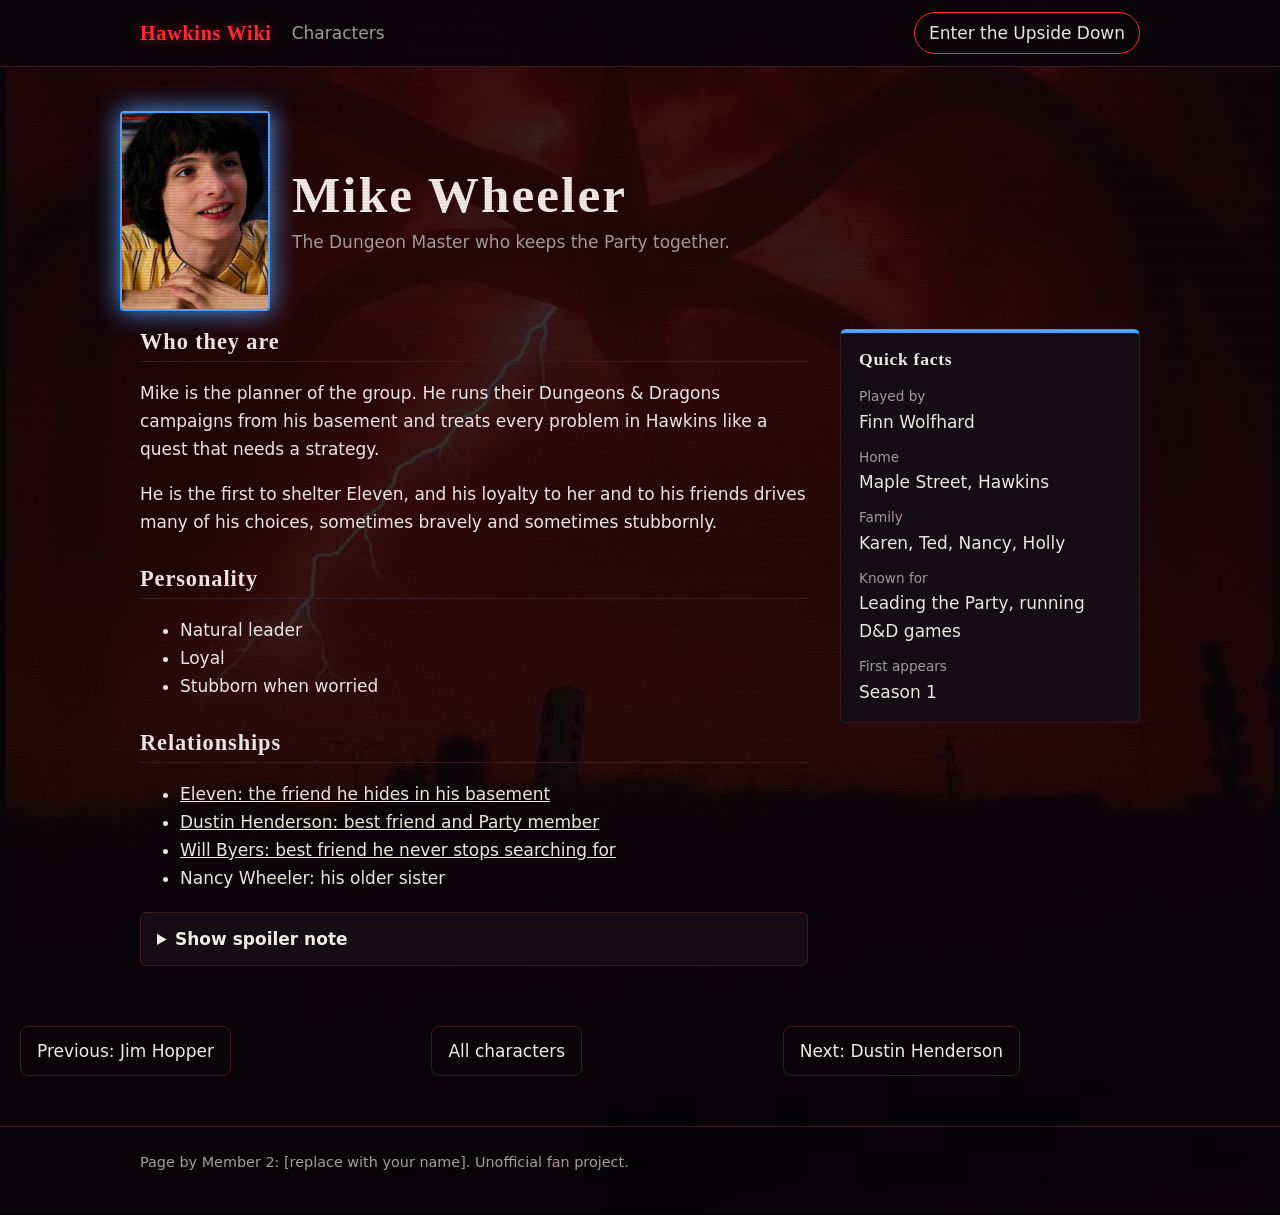
<file: characters/mike.html>
<!DOCTYPE html>
<html lang="en">
<head>
<meta charset="UTF-8">
<meta name="viewport" content="width=device-width, initial-scale=1">
<title>Mike Wheeler | Stranger Things fan wiki</title>
<link rel="stylesheet" href="../css/style.css">
</head>
<body>
<nav class="site-nav"><div class="wrap">
<a class="brand" href="../index.html">Hawkins Wiki</a>
<a class="link" href="../index.html">Characters</a>
<span class="spacer"></span>
<button class="toggle" id="upsideToggle" type="button" aria-pressed="false">Enter the Upside Down</button>
</div></nav>
<div style="--accent:#4da3ff">
<header class="wrap page-head">
  <div class="portrait">
    <img src="../assets/characters/mike.jpg" alt="Mike Wheeler">
  </div>
  <div><h1>Mike Wheeler</h1><p>The Dungeon Master who keeps the Party together.</p></div>
</header>
<div class="wrap layout">
<main>
  <h2>Who they are</h2>
  <p>Mike is the planner of the group. He runs their Dungeons &amp; Dragons campaigns from his basement and treats every problem in Hawkins like a quest that needs a strategy.</p>
<p>He is the first to shelter Eleven, and his loyalty to her and to his friends drives many of his choices, sometimes bravely and sometimes stubbornly.</p>
  <h2>Personality</h2>
  <ul>
<li>Natural leader</li>
<li>Loyal</li>
<li>Stubborn when worried</li>
  </ul>
  <h2>Relationships</h2>
  <ul>
<li><a href="eleven.html">Eleven: the friend he hides in his basement</a></li>
<li><a href="dustin.html">Dustin Henderson: best friend and Party member</a></li>
<li><a href="will.html">Will Byers: best friend he never stops searching for</a></li>
<li>Nancy Wheeler: his older sister</li>
  </ul>
  <details><summary>Show spoiler note</summary><p>His bond with Eleven is tested in Season 4 when they spend most of it on different sides of the country.</p></details>
</main>
<aside class="infobox"><h2>Quick facts</h2><dl>
<dt>Played by</dt><dd>Finn Wolfhard</dd>
<dt>Home</dt><dd>Maple Street, Hawkins</dd>
<dt>Family</dt><dd>Karen, Ted, Nancy, Holly</dd>
<dt>Known for</dt><dd>Leading the Party, running D&amp;D games</dd>
<dt>First appears</dt><dd>Season 1</dd>
</dl></aside>
</div>
<nav class="wrap pager" aria-label="Character navigation">
  <a href="jim-hopper.html">Previous: Jim Hopper</a>
  <a href="../index.html">All characters</a>
  <a href="dustin.html">Next: Dustin Henderson</a>
</nav>
</div>
<footer><div class="wrap">Page by Member 2: [replace with your name]. Unofficial fan project.</div></footer>
<script src="../js/main.js"></script>
</body>
</html>
</file>
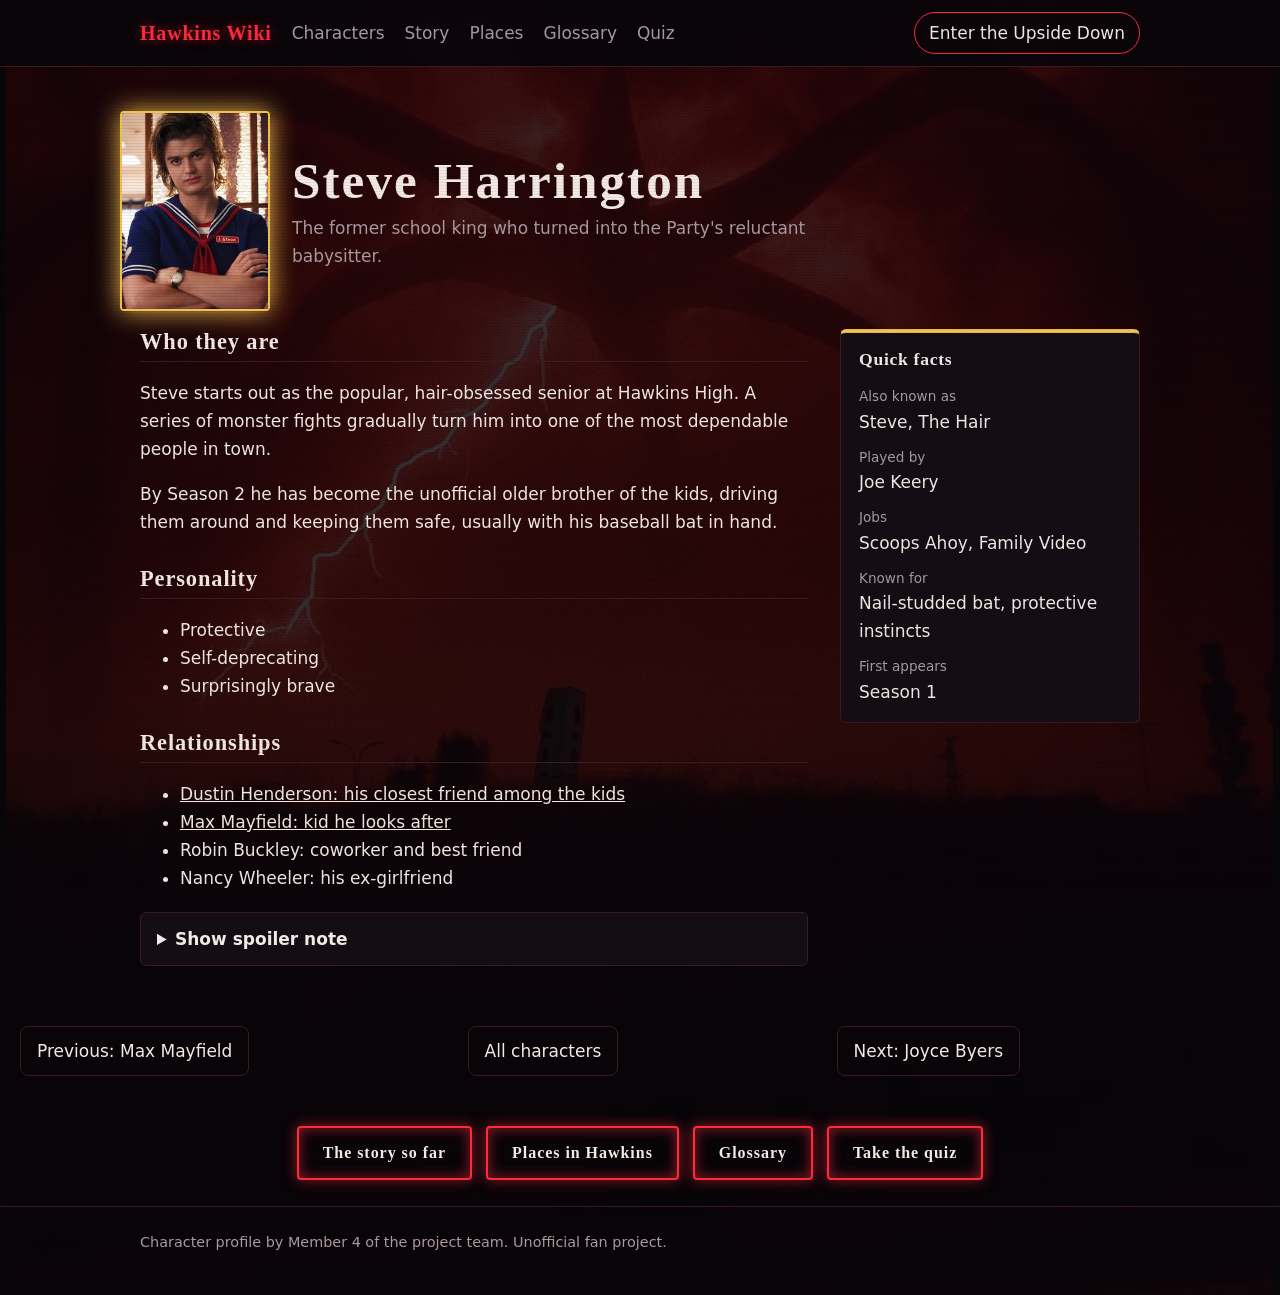
<file: characters/steve.html>
<!DOCTYPE html>
<html lang="en">

	<head>
		<meta charset="UTF-8">
		<meta name="viewport" content="width=device-width, initial-scale=1">
		<title>Steve Harrington | Stranger Things fan wiki</title>
		<meta name="description" content="An unofficial fan wiki for Stranger Things: character profiles, story, places, glossary and a trivia quiz.">
		<link rel="icon" href="data:image/svg+xml,%3Csvg xmlns=%22http://www.w3.org/2000/svg%22 viewBox=%220 0 32 32%22%3E%3Ccircle cx=%2216%22 cy=%2216%22 r=%2212%22 fill=%22%23ff2a3d%22/%3E%3C/svg%3E">
		<link rel="stylesheet" href="../css/style.css">
	</head>

	<body>
		<a class="skip" href="#main">Skip to content</a>

		<nav class="site-nav">
			<div class="wrap">
				<a class="brand" href="../index.html">Hawkins Wiki</a>
				<a class="link" href="../index.html">Characters</a>
				<a class="link" href="../story.html">Story</a>
				<a class="link" href="../places.html">Places</a>
				<a class="link" href="../glossary.html">Glossary</a>
				<a class="link" href="../quiz.html">Quiz</a>
				<span class="spacer"></span>
				<button class="toggle" id="upsideToggle" type="button" aria-pressed="false">Enter the Upside Down</button>
			</div>
		</nav>

		<div style="--accent:#f2c14e">

			<header class="wrap page-head">

				<div class="portrait">
					<span class="ini" aria-hidden="true">SH</span>
					<img src="../assets/characters/steve.jpg" alt="Steve Harrington" onerror="this.remove()">
				</div>

				<div>
					<h1>Steve Harrington</h1>
					<p>The former school king who turned into the Party&#x27;s reluctant babysitter.</p>
				</div>
			</header>

			<div class="wrap layout">

				<main id="main">
					<h2>Who they are</h2>
					<p>Steve starts out as the popular, hair-obsessed senior at Hawkins High. A series of monster fights gradually turn him into one of the most dependable people in town.</p>
					<p>By Season 2 he has become the unofficial older brother of the kids, driving them around and keeping them safe, usually with his baseball bat in hand.</p>
					<h2>Personality</h2>
					<ul>
						<li>Protective</li>
						<li>Self-deprecating</li>
						<li>Surprisingly brave</li>
					</ul>
					<h2>Relationships</h2>
					<ul>
						<li>
							<a href="dustin.html">Dustin Henderson: his closest friend among the kids</a>
						</li>
						<li>
							<a href="max.html">Max Mayfield: kid he looks after</a>
						</li>
						<li>Robin Buckley: coworker and best friend</li>
						<li>Nancy Wheeler: his ex-girlfriend</li>
					</ul>

					<details>
						<summary>Show spoiler note</summary>
						<p>Steve goes through the biggest change of anyone in the show: from bully-adjacent to the group&#x27;s heart.</p>
					</details>
				</main>

				<aside class="infobox">
					<h2>Quick facts</h2>
					<dl>
						<dt>Also known as</dt>
						<dd>Steve, The Hair</dd>
						<dt>Played by</dt>
						<dd>Joe Keery</dd>
						<dt>Jobs</dt>
						<dd>Scoops Ahoy, Family Video</dd>
						<dt>Known for</dt>
						<dd>Nail-studded bat, protective instincts</dd>
						<dt>First appears</dt>
						<dd>Season 1</dd>
					</dl>
				</aside>
			</div>

			<nav class="wrap pager" aria-label="Character navigation">
				<a href="max.html">Previous: Max Mayfield</a>
				<a href="../index.html">All characters</a>
				<a href="joyce.html">Next: Joyce Byers</a>
			</nav>

			<div class="btn-row">
				<a class="btn" href="../story.html">The story so far</a>
				<a class="btn" href="../places.html">Places in Hawkins</a>
				<a class="btn" href="../glossary.html">Glossary</a>
				<a class="btn" href="../quiz.html">Take the quiz</a>
			</div>
		</div>

		<footer>
			<div class="wrap">Character profile by Member 4 of the project team. Unofficial fan project.</div>
		</footer>
		<script src="../js/main.js"></script>

	</body>
</html>
</file>
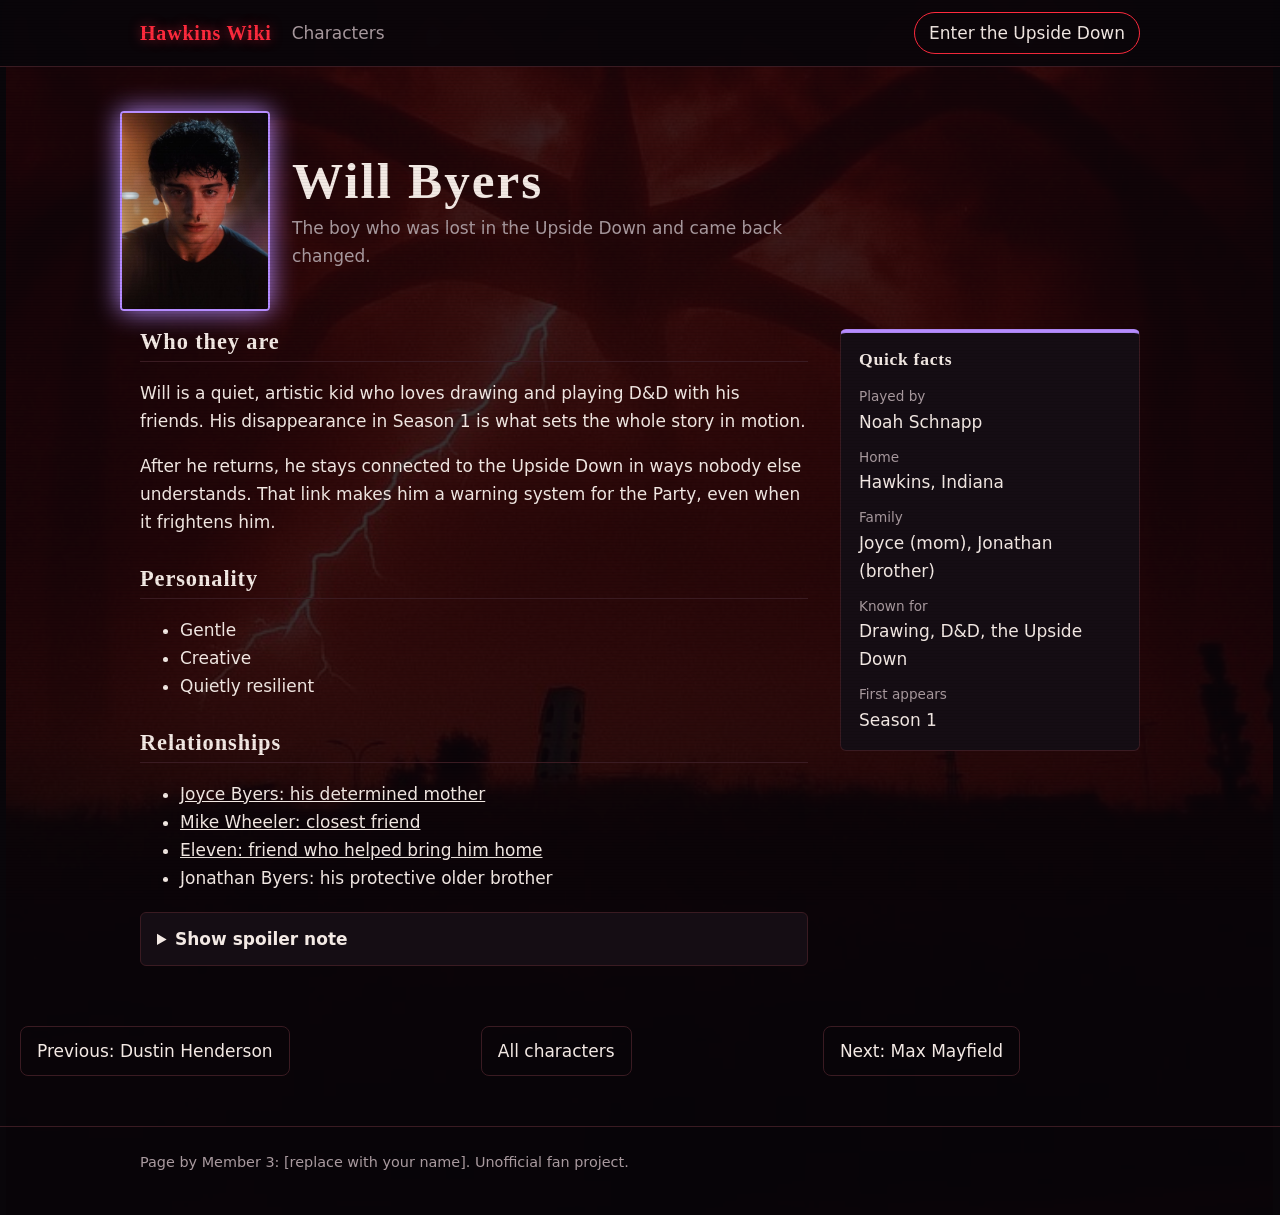
<file: characters/will.html>
<!DOCTYPE html>
<html lang="en">

	<head>
		<meta charset="UTF-8">
		<meta name="viewport" content="width=device-width, initial-scale=1">
		<title>Will Byers | Stranger Things Fan Wiki</title>
		<link rel="stylesheet" href="../css/style.css">
	</head>

	<body>

		<nav class="site-nav">
			<div class="wrap">
				<a class="brand" href="../index.html">Hawkins Wiki</a>
				<a class="link" href="../index.html">Characters</a>
				<span class="spacer"></span>
				<button class="toggle" id="upsideToggle" type="button" aria-pressed="false">Enter the Upside Down</button>
			</div>
		</nav>

		<div style="--accent:#b68cff">

			<header class="wrap page-head">
				<div class="portrait">
   				 <img src="../assets/characters/will.jpg" alt="Will Byers">
				</div>
				<div>
					<h1>Will Byers</h1>
					<p>The boy who was lost in the Upside Down and came back changed.</p>
				</div>
			</header>

			<div class="wrap layout">

				<main>

					<h2>Who they are</h2>

					<p>
						Will is a quiet, artistic kid who loves drawing and playing D&amp;D with his friends. His disappearance in Season 1 is what sets the whole story in motion.
					</p>

					<p>
						After he returns, he stays connected to the Upside Down in ways nobody else understands. That link makes him a warning system for the Party, even when it frightens him.
					</p>

					<h2>Personality</h2>

					<ul>
						<li>Gentle</li>
						<li>Creative</li>
						<li>Quietly resilient</li>
					</ul>

					<h2>Relationships</h2>

					<ul>
						<li><a href="joyce.html">Joyce Byers: his determined mother</a></li>
						<li><a href="mike.html">Mike Wheeler: closest friend</a></li>
						<li><a href="eleven.html">Eleven: friend who helped bring him home</a></li>
						<li>Jonathan Byers: his protective older brother</li>
					</ul>

					<details>
						<summary>Show spoiler note</summary>
						<p>His link to the Mind Flayer is the main plot of Season 2, and it continues to shape how he sees Hawkins.</p>
					</details>

				</main>

				<aside class="infobox">

					<h2>Quick facts</h2>

					<dl>
						<dt>Played by</dt>
						<dd>Noah Schnapp</dd>

						<dt>Home</dt>
						<dd>Hawkins, Indiana</dd>

						<dt>Family</dt>
						<dd>Joyce (mom), Jonathan (brother)</dd>

						<dt>Known for</dt>
						<dd>Drawing, D&amp;D, the Upside Down</dd>

						<dt>First appears</dt>
						<dd>Season 1</dd>
					</dl>

				</aside>

			</div>

			<nav class="wrap pager" aria-label="Character navigation">
				<a href="dustin.html">Previous: Dustin Henderson</a>
				<a href="../index.html">All characters</a>
				<a href="max.html">Next: Max Mayfield</a>
			</nav>

		</div>

		<footer>
			<div class="wrap">Page by Member 3: [replace with your name]. Unofficial fan project.</div>
		</footer>

		<script src="../js/main.js"></script>

	</body>

</html>
</file>
<file: css/style.css>
:root {
    --bg: #09060a;
    --panel: #150d14;
    --ink: #f3e9e4;
    --muted: #a99a9f;
    --red: #ff2a3d;
    --glow: rgba(255, 42, 61, .55);
    --line: #3a1b22;
    --accent: #ff2a3d;
}

body.upside {
    --bg: #050b14;
    --panel: #0b1626;
    --ink: #dce9f7;
    --muted: #8aa0b8;
    --red: #4ea1ff;
    --glow: rgba(78, 161, 255, .5);
    --line: #17314f;
}

* {
    box-sizing: border-box;
}

html {
    scroll-behavior: smooth;
}

body {
    margin: 0;
    background: var(--bg);
    color: var(--ink);
    font: 17px/1.65 "Segoe UI", system-ui, sans-serif;
    transition: background .4s;
    position: relative;
}

body::before {
    content: "";
    position: fixed;
    background-image: url("../assets/characters/stranger-things-logo.png");
    background-repeat: no-repeat;
    background-position: center;
    background-size: contain;
    opacity: 0.20;
    width: 5300px;
    height: 1900px;
    top: 50%;
    left: 50%;
    transform: translate(-50%, -50%);
    pointer-events: none;
    z-index: -1;
}

a {
    color: var(--ink);
}

a:focus-visible,
button:focus-visible,
input:focus-visible,
summary:focus-visible {
    outline: 3px solid var(--red);
    outline-offset: 3px;
}

.wrap {
    max-width: 1040px;
    margin: 0 auto;
    padding: 0 20px;
}

h1,
h2,
h3,
.brand {
    font-family: "Bodoni MT", Didot, "Playfair Display", Georgia, serif;
    font-weight: 700;
    letter-spacing: .04em;
    line-height: 1.15;
}

.site-nav {
    position: sticky;
    top: 0;
    z-index: 5;
    background: rgba(9, 6, 10, .92);
    border-bottom: 1px solid var(--line);
    backdrop-filter: blur(6px);
}

body.upside .site-nav {
    background: rgba(5, 11, 20, .92);
}

.site-nav .wrap {
    display: flex;
    align-items: center;
    gap: 20px;
    padding-top: 12px;
    padding-bottom: 12px;
    flex-wrap: wrap;
}

.brand {
    color: var(--red);
    text-decoration: none;
    font-size: 1.25rem;
    text-shadow: 0 0 12px var(--glow);
}

.site-nav a.link {
    text-decoration: none;
    color: var(--muted);
}

.site-nav a.link:hover,
.site-nav a.link[aria-current] {
    color: var(--ink);
}

.spacer {
    flex: 1;
}

button {
    font: inherit;
    cursor: pointer;
}

.toggle {
    background: none;
    color: var(--ink);
    border: 1px solid var(--red);
    padding: 6px 14px;
    border-radius: 999px;
}

.toggle:hover {
    box-shadow: 0 0 14px var(--glow);
}

.hero {
    padding: 64px 0 28px;
    text-align: center;
}

.hero h1 {
    font-size: clamp(2.4rem, 8vw, 4.6rem);
    margin: 0 0 8px;
    color: var(--red);
    text-shadow: 0 0 18px var(--glow), 0 0 48px var(--glow);
    animation: flicker 5s infinite;
}

.hero p {
    max-width: 560px;
    margin: 0 auto;
    color: var(--muted);
}

@keyframes flicker {
    0%, 18%, 22%, 62%, 64%, 100% {
        opacity: 1;
    }

    20% {
        opacity: .35;
    }

    63% {
        opacity: .6;
    }
}

.bulbs {
    display: flex;
    justify-content: center;
    gap: 6px;
    flex-wrap: wrap;
    margin: 30px auto 0;
    max-width: 820px;
}

.bulb {
    width: 34px;
    text-align: center;
    font-family: Georgia, serif;
    font-weight: 700;
    color: #5b4a50;
    transition: color .15s, text-shadow .15s;
}

.bulb::before {
    content: "";
    display: block;
    width: 14px;
    height: 20px;
    margin: 0 auto 4px;
    border-radius: 50% 50% 45% 45%;
    background: currentColor;
}

.bulb.on {
    color: var(--c);
    text-shadow: 0 0 14px var(--c);
}

.bulb.gap {
    visibility: hidden;
    width: 14px;
}

.search {
    display: block;
    margin: 36px auto 10px;
    width: 100%;
    max-width: 420px;
    padding: 11px 16px;
    border-radius: 10px;
    border: 1px solid var(--line);
    background: var(--panel);
    color: var(--ink);
    font: inherit;
}

.count {
    text-align: center;
    color: var(--muted);
    margin: 0 0 26px;
}

.grid {
    display: grid;
    grid-template-columns: repeat(auto-fill, minmax(230px, 1fr));
    gap: 18px;
    padding: 0;
    margin: 0 0 60px;
    list-style: none;
}

.card {
    display: block;
    height: 100%;
    padding: 20px;
    background: var(--panel);
    border: 1px solid var(--line);
    border-top: 4px solid var(--accent);
    border-radius: 6px;
    text-decoration: none;
}

.card:hover {
    border-color: var(--accent);
}

.avatar {
    display: grid;
    place-items: center;
    width: 64px;
    height: 64px;
    border-radius: 50%;
    background: var(--accent);
    color: #120a0e;
    font: 700 1.35rem Georgia, serif;
    margin-bottom: 12px;
}

.card h2 {
    font-size: 1.25rem;
    margin: 0 0 4px;
}

.card .by {
    color: var(--muted);
    font-size: .9rem;
    margin: 0 0 8px;
}

.card .tag {
    margin: 0;
    font-size: .95rem;
}

.hidden {
    display: none;
}

.page-head {
    display: flex;
    gap: 22px;
    align-items: center;
    padding: 44px 0 18px;
    flex-wrap: wrap;
}

.page-head .avatar {
    width: 96px;
    height: 96px;
    font-size: 2rem;
    margin: 0;
    box-shadow: 0 0 26px var(--accent);
}

.page-head h1 {
    margin: 0;
    font-size: clamp(2rem, 6vw, 3.2rem);
}

.page-head p {
    margin: 4px 0 0;
    color: var(--muted);
    max-width: 520px;
}

.layout {
    display: grid;
    grid-template-columns: 1fr 300px;
    gap: 32px;
    align-items: start;
    padding-bottom: 30px;
}

.layout main {
    max-width: 62ch;
}

.layout h2 {
    font-size: 1.4rem;
    margin: 30px 0 8px;
    border-bottom: 1px solid var(--line);
    padding-bottom: 6px;
}

.layout h2:first-child {
    margin-top: 0;
}

.infobox {
    background: var(--panel);
    border: 1px solid var(--line);
    border-top: 4px solid var(--accent);
    border-radius: 6px;
    padding: 16px 18px;
}

.infobox h2 {
    margin: 0 0 10px;
    font-size: 1.1rem;
    border: 0;
}

.infobox dl {
    margin: 0;
}

.infobox dt {
    color: var(--muted);
    font-size: .85rem;
    margin-top: 10px;
}

.infobox dd {
    margin: 0;
}

details {
    background: var(--panel);
    border: 1px solid var(--line);
    border-radius: 6px;
    padding: 12px 16px;
    margin-top: 20px;
}

summary {
    cursor: pointer;
    font-weight: 600;
}

.pager {
    display: flex;
    justify-content: space-between;
    gap: 12px;
    margin: 30px 0 50px;
    flex-wrap: wrap;
}

.pager a {
    padding: 10px 16px;
    border: 1px solid var(--line);
    border-radius: 8px;
    text-decoration: none;
}

.pager a:hover {
    border-color: var(--accent);
}

footer {
    border-top: 1px solid var(--line);
    color: var(--muted);
    padding: 24px 0 40px;
    font-size: .9rem;
}

body::after {
    content: "";
    position: fixed;
    inset: 0;
    pointer-events: none;
    z-index: 50;
    opacity: .45;
    background: repeating-linear-gradient(
        0deg,
        rgba(0, 0, 0, .14) 0 1px,
        transparent 1px 3px
    );
}

.portrait {
    position: relative;
    display: grid;
    place-items: center;
    aspect-ratio: 3/4;
    overflow: hidden;
    border: 2px solid var(--accent);
    border-radius: 4px;
    background: linear-gradient(160deg, #241019, #0a0609);
}

.portrait .ini {
    font: 700 clamp(2.6rem, 9vw, 4rem) Georgia, serif;
    color: var(--accent);
    text-shadow: 0 0 24px var(--accent);
}

.portrait img {
    position: absolute;
    inset: 0;
    width: 100%;
    height: 100%;
    object-fit: cover;
}

.card {
    padding: 0;
    overflow: hidden;
    transition: transform .2s, box-shadow .2s;
}

.card:hover {
    transform: translateY(-4px);
    box-shadow: 0 0 26px var(--accent);
}

.card .portrait {
    aspect-ratio: 4/5;
    border: 0;
    border-radius: 0;
}

.card .info {
    padding: 16px 18px 20px;
}

.page-head .portrait {
    width: 150px;
    box-shadow: 0 0 26px var(--accent);
}

.btn {
    display: inline-block;
    padding: 12px 24px;
    border: 2px solid var(--red);
    border-radius: 4px;
    color: var(--ink);
    text-decoration: none;
    font-family: "Bodoni MT", Didot, Georgia, serif;
    font-weight: 700;
    letter-spacing: .06em;
    background: transparent;
    box-shadow: 0 0 14px var(--glow), inset 0 0 14px var(--glow);
    cursor: pointer;
    font-size: 1rem;
}

.btn:hover {
    background: var(--red);
    color: #fff;
}

.btn-row {
    display: flex;
    gap: 14px;
    justify-content: center;
    flex-wrap: wrap;
    margin: 26px 0;
}

.section-title {
    text-align: center;
    font-size: 1.6rem;
    margin: 10px 0 24px;
}

.timeline {
    border-left: 3px solid var(--red);
    padding-left: 22px;
    margin: 10px 0 30px;
    max-width: 70ch;
}

.timeline h2 {
    font-size: 1.3rem;
    margin: 26px 0 4px;
}

.timeline .when {
    color: var(--muted);
    margin: 0 0 6px;
}

.tiles {
    display: grid;
    grid-template-columns: repeat(auto-fill, minmax(280px, 1fr));
    gap: 18px;
    margin-bottom: 30px;
}

.tile {
    padding: 18px 20px;
    background: var(--panel);
    border: 1px solid var(--line);
    border-left: 4px solid var(--red);
    border-radius: 6px;
}

.tile h2 {
    font-size: 1.2rem;
    margin: 0 0 6px;
}

.tile p {
    margin: 0;
}

.quiz {
    max-width: 640px;
    margin: 0 auto 30px;
}

.quiz .q {
    font-size: 1.2rem;
    margin: 0 0 16px;
}

.quiz .opts {
    display: grid;
    gap: 10px;
}

.quiz .opts button {
    text-align: left;
    padding: 12px 16px;
    border: 1px solid var(--line);
    border-radius: 6px;
    background: var(--panel);
    color: var(--ink);
}

.quiz .opts button:hover:enabled {
    border-color: var(--red);
}

.quiz .opts .right {
    border-color: #5fd068;
    background: rgba(95, 208, 104, .15);
}

.quiz .opts .wrong {
    border-color: var(--red);
    background: rgba(255, 42, 61, .15);
}

.quiz .msg {
    min-height: 1.6em;
    color: var(--muted);
}

.quiz .progress {
    color: var(--muted);
    margin: 0 0 6px;
}

.skip {
    position: absolute;
    left: -999px;
    top: 8px;
}

.skip:focus {
    left: 10px;
    z-index: 100;
    background: var(--red);
    color: #fff;
    padding: 8px 14px;
    border-radius: 4px;
}

.sr-only {
    position: absolute;
    width: 1px;
    height: 1px;
    overflow: hidden;
    clip: rect(0 0 0 0);
    white-space: nowrap;
}

@media (max-width: 760px) {
    .layout {
        grid-template-columns: 1fr;
    }
}

@media (prefers-reduced-motion: reduce) {
    .hero h1 {
        animation: none;
    }

    html {
        scroll-behavior: auto;
    }
}
</file>
